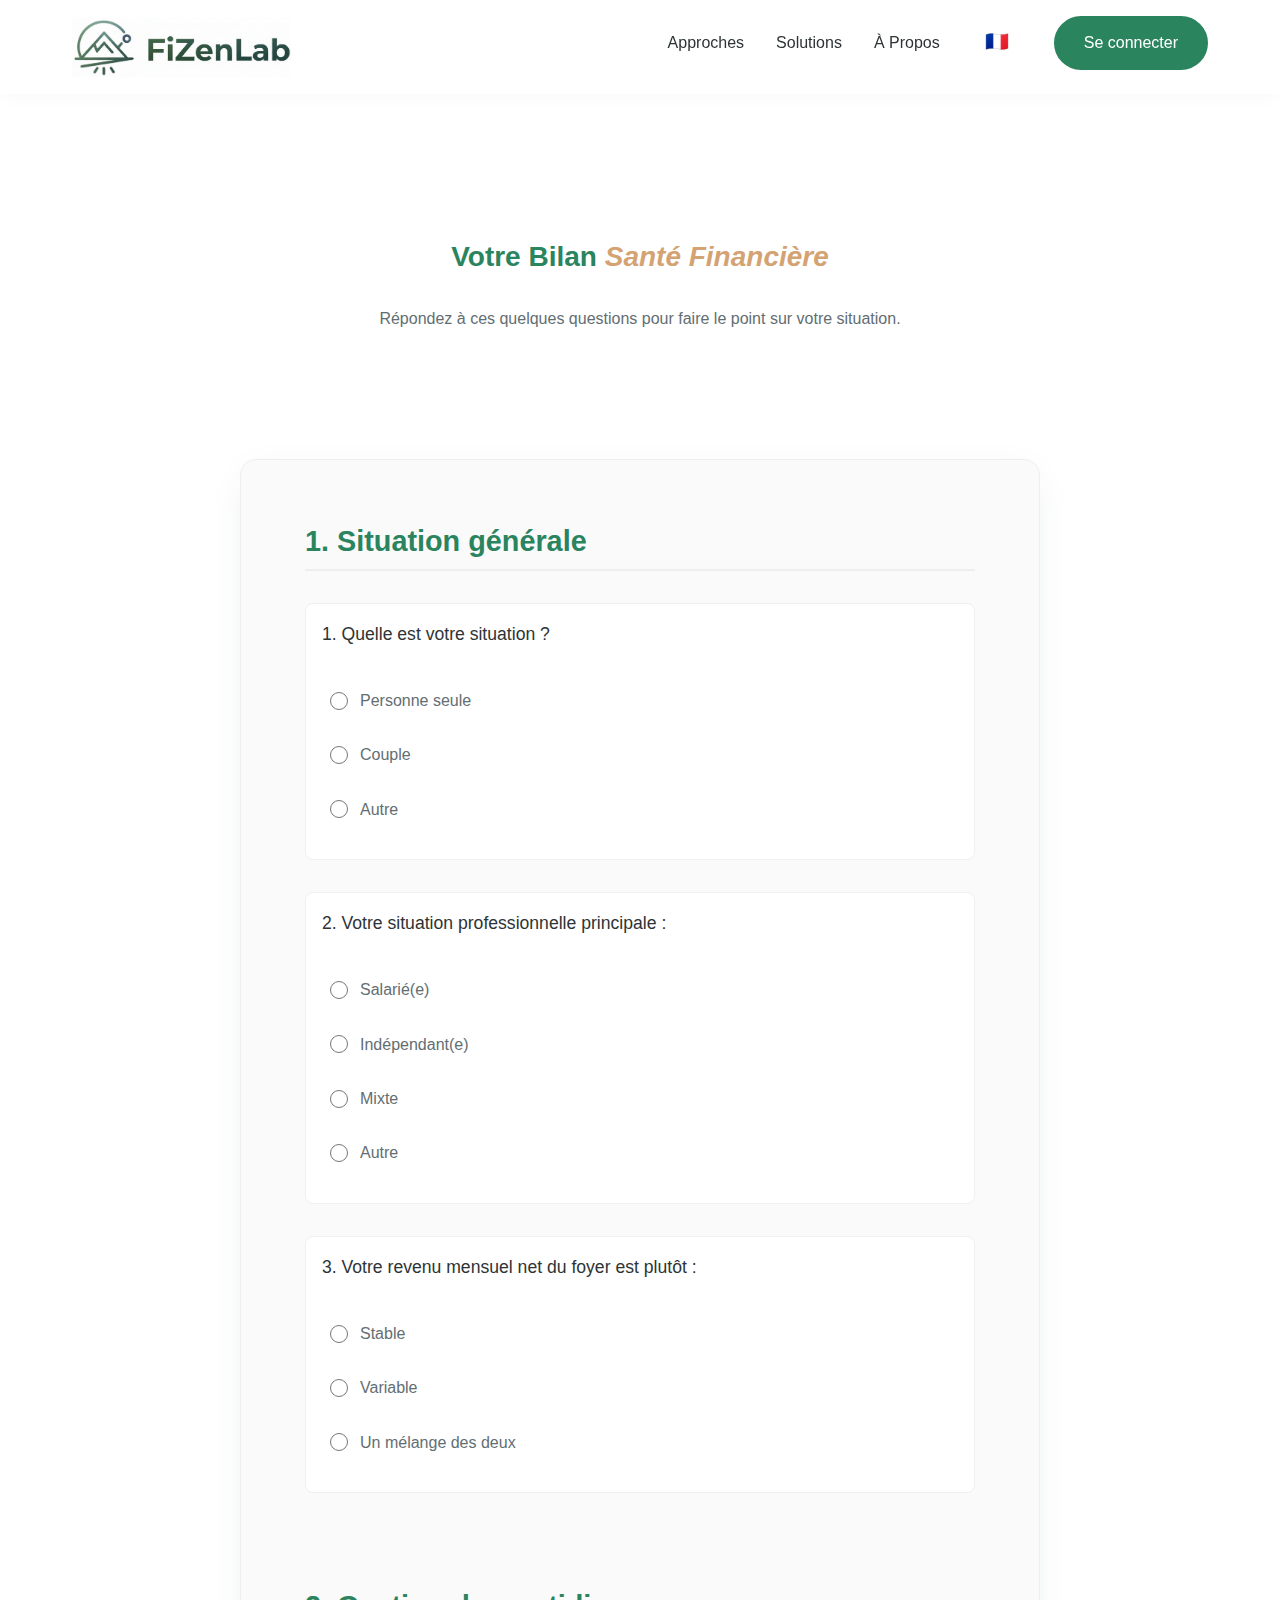
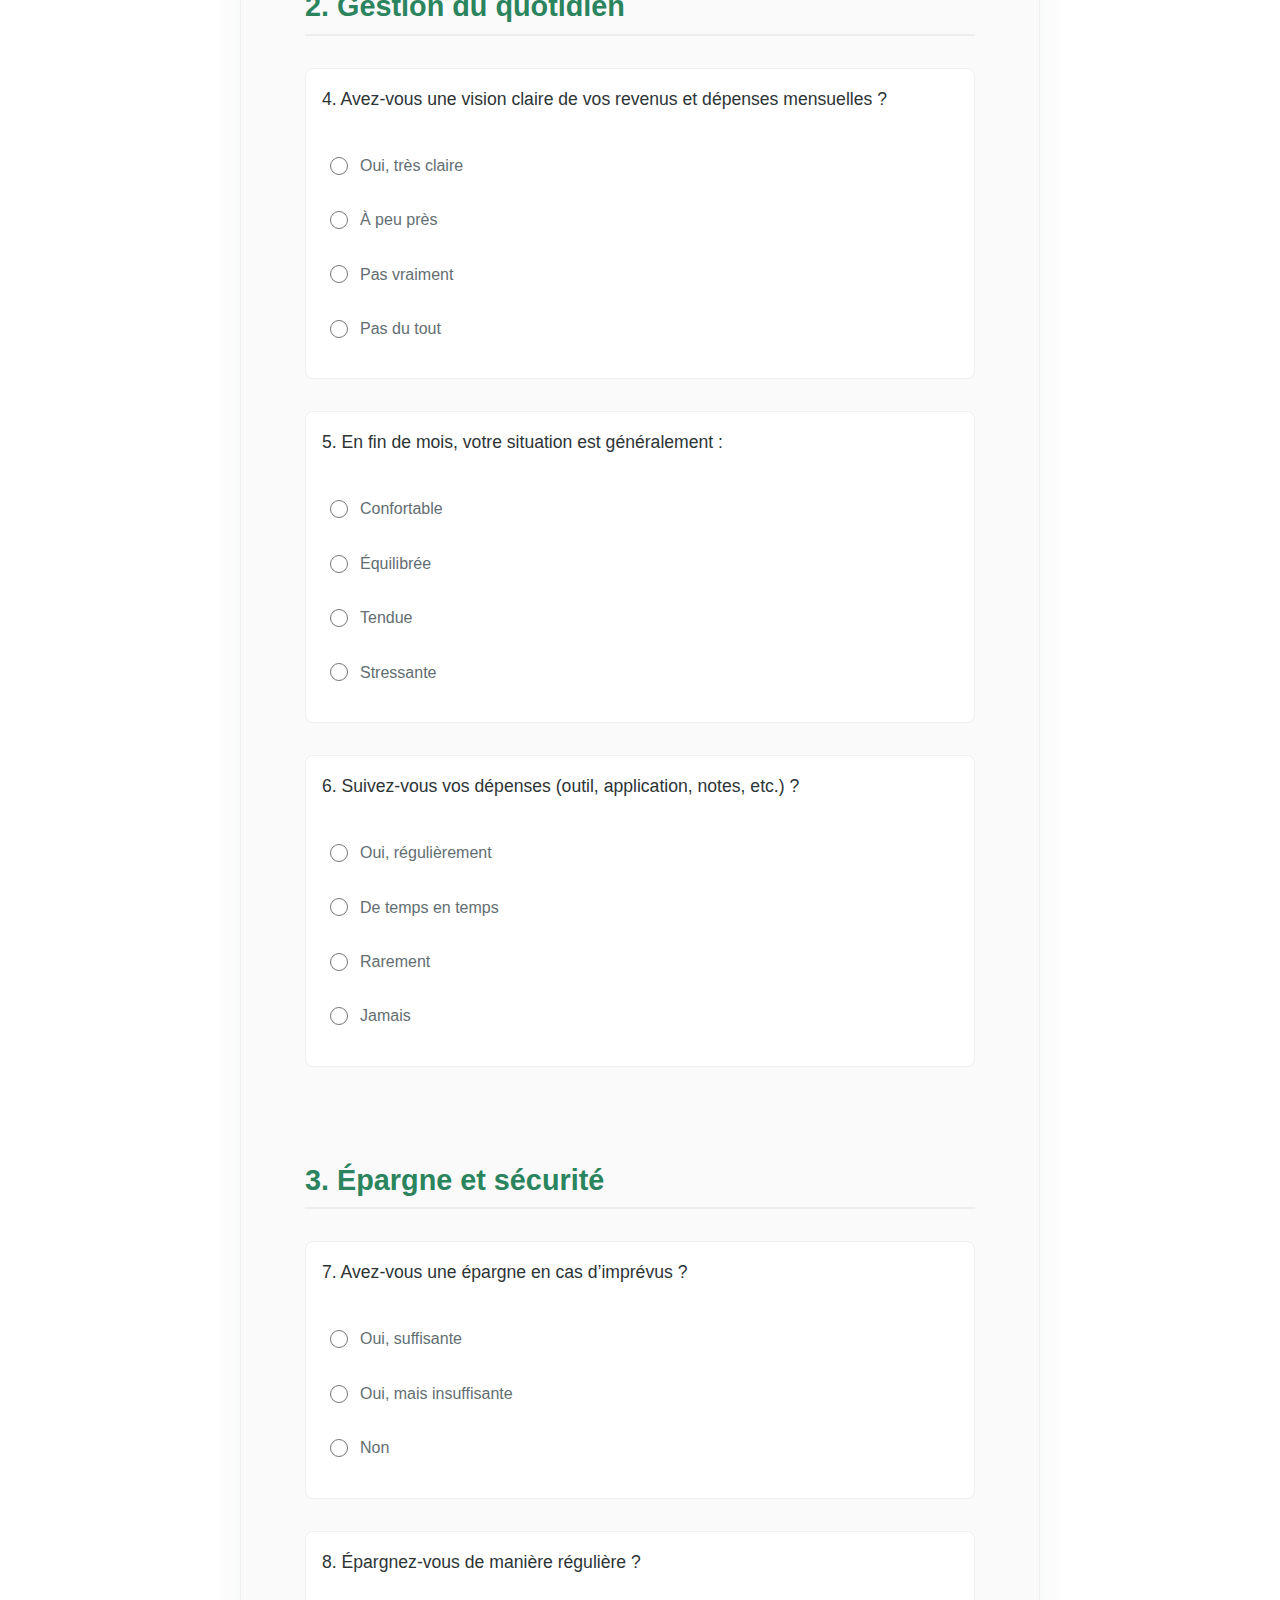
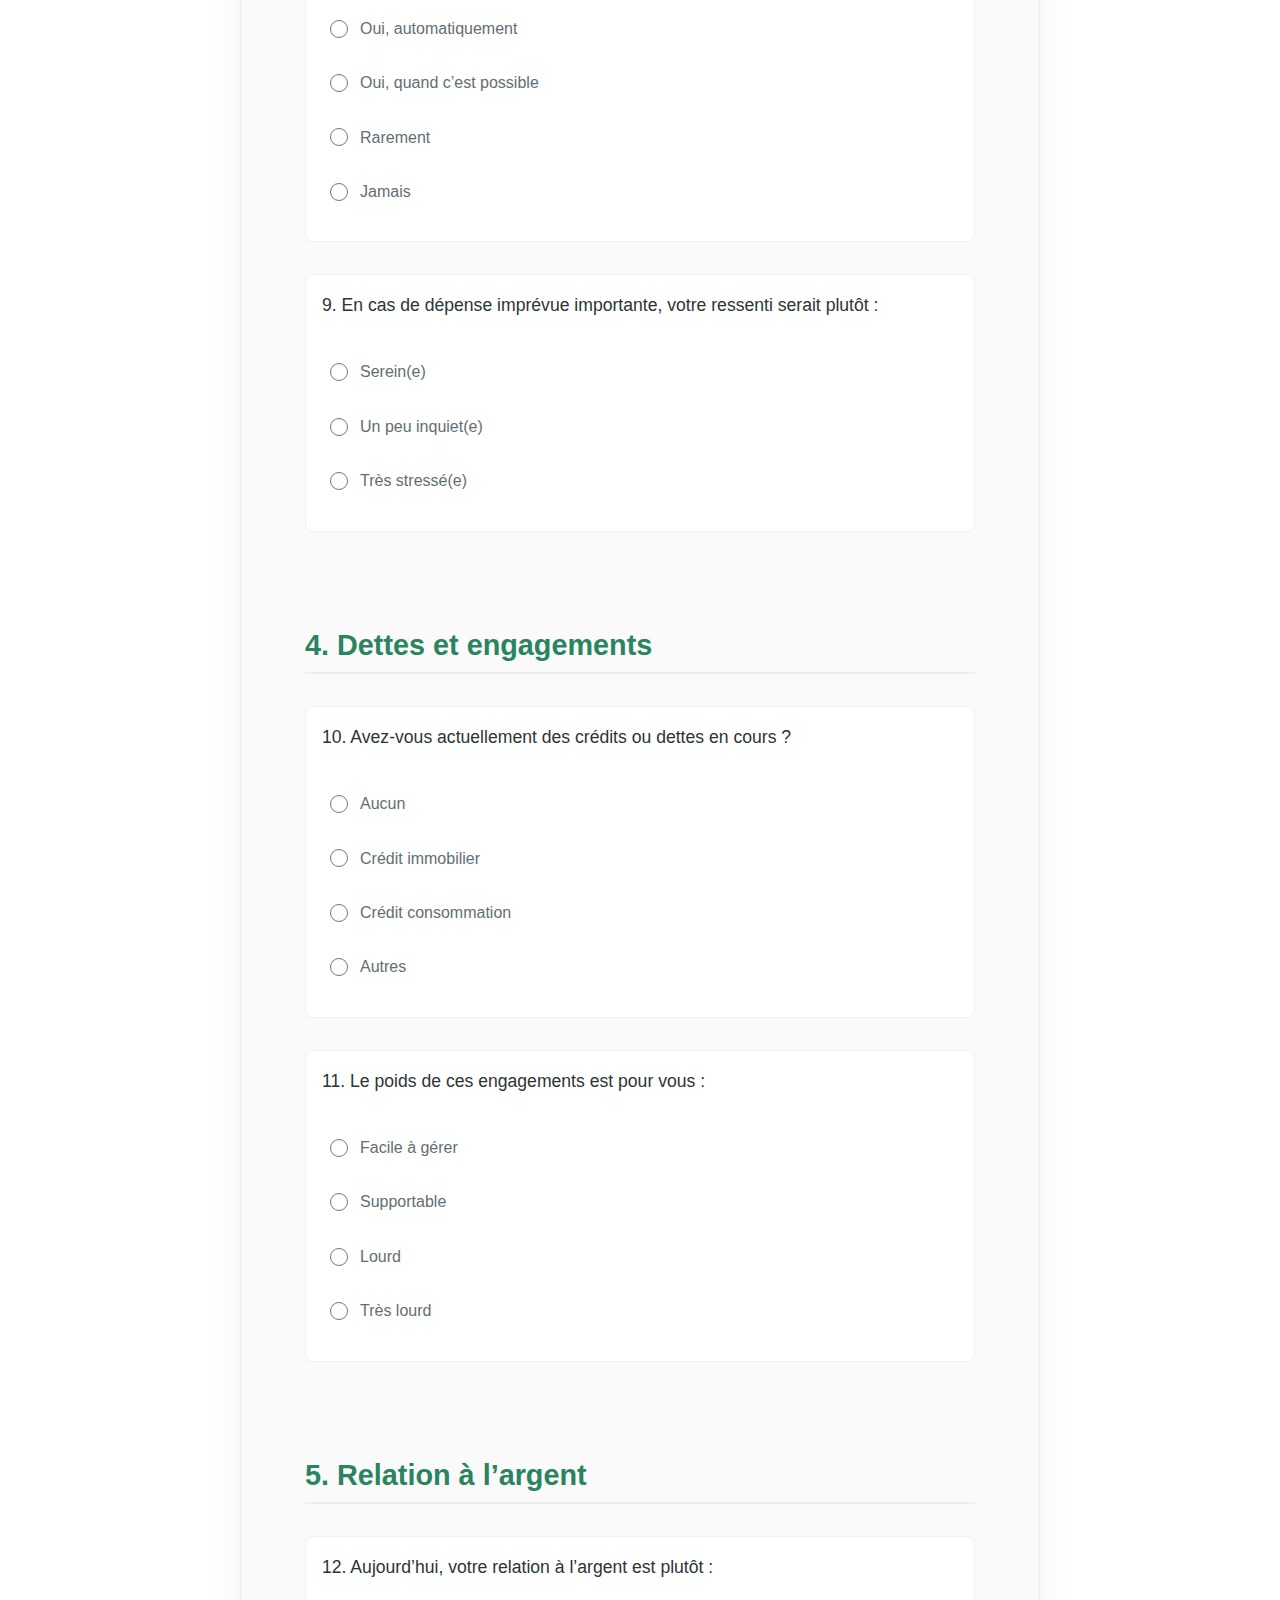
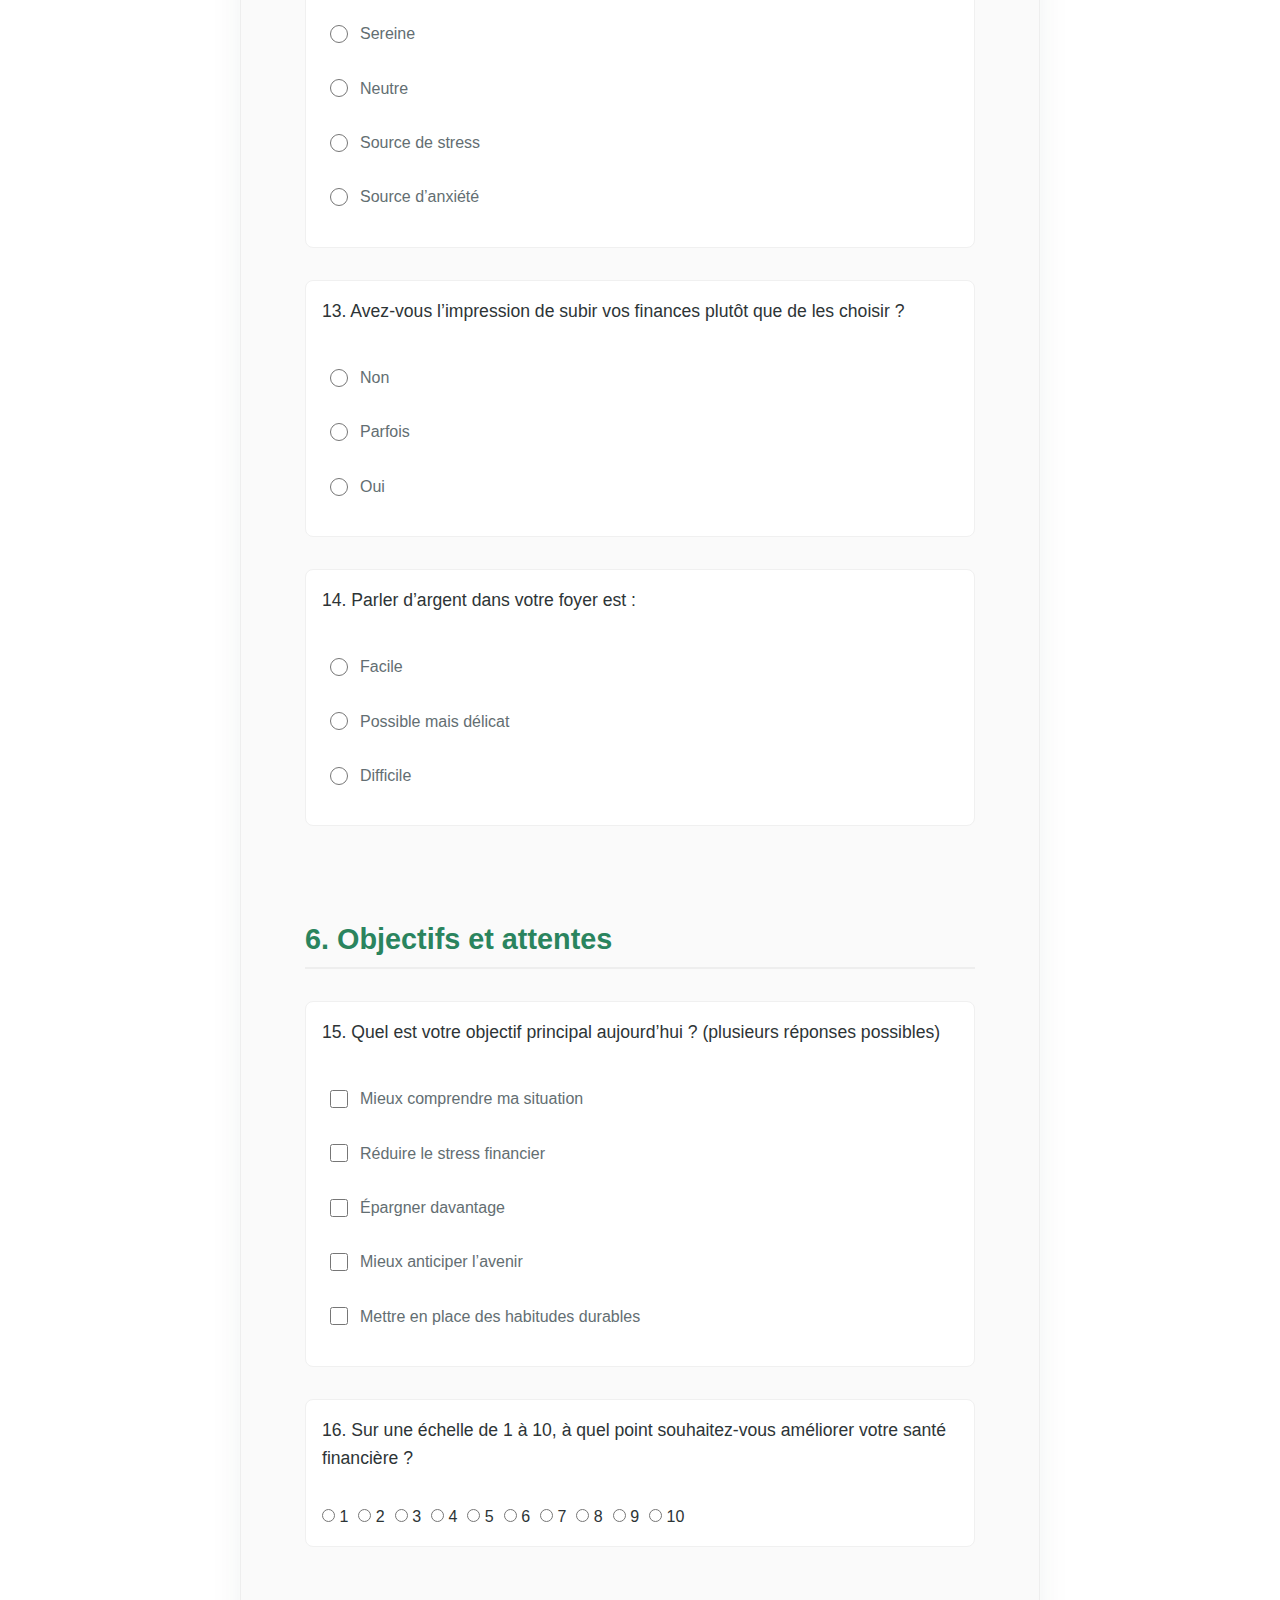
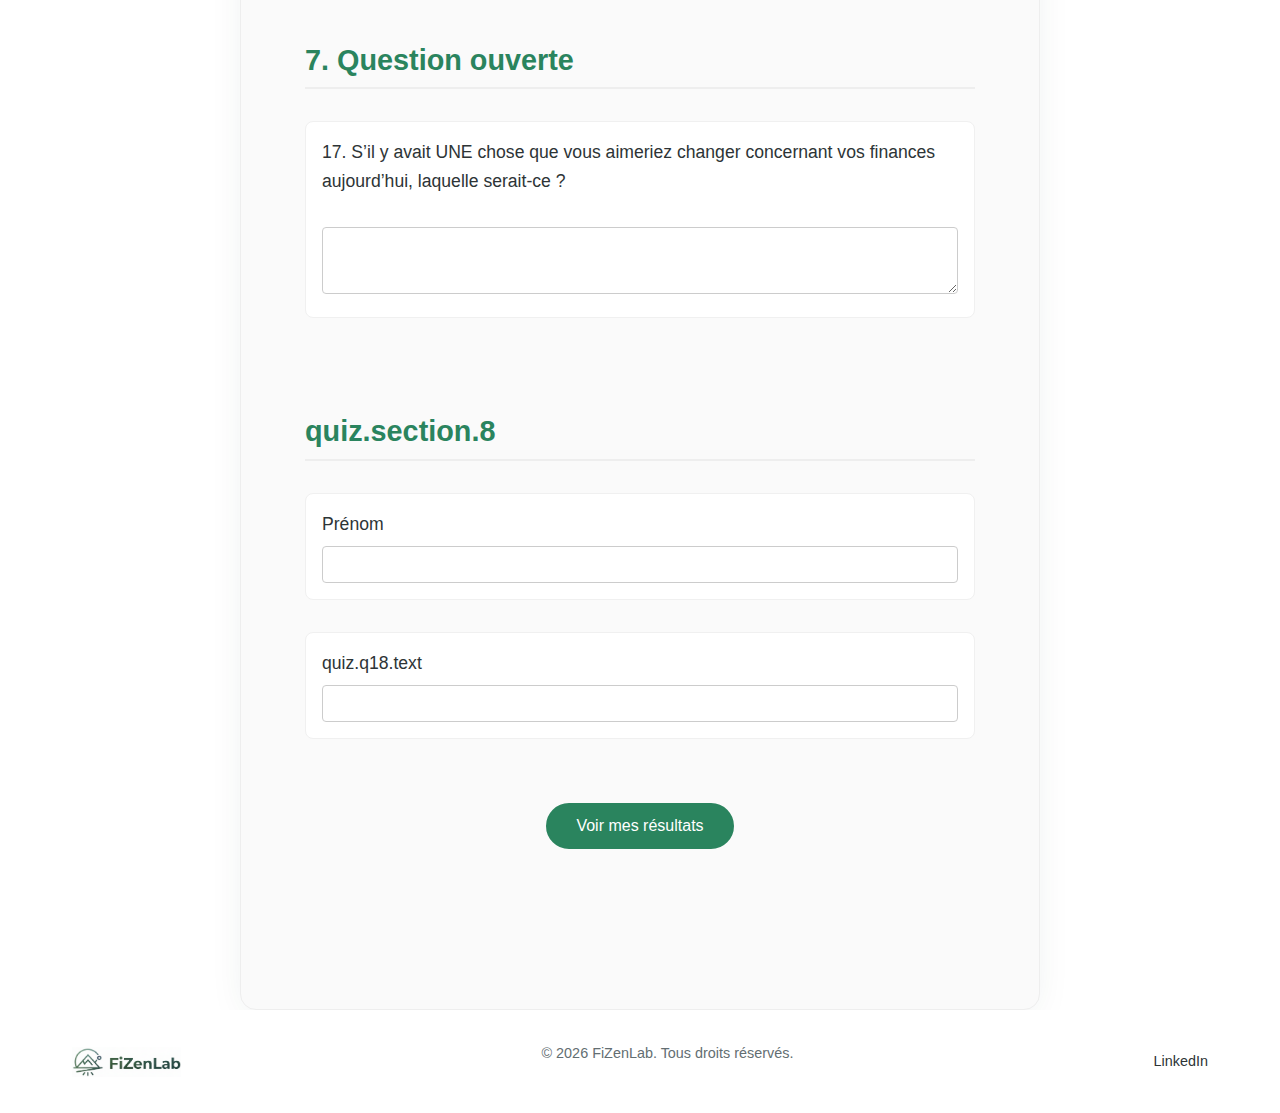
<file: docs/questionnaire.html>
<!DOCTYPE html>
<html lang="fr">

<head>
    <meta charset="UTF-8">
    <meta name="viewport" content="width=device-width, initial-scale=1.0">
    <title>Questionnaire Santé Financière - FiZenLab</title>
    <meta name="description" content="Évaluez votre santé financière en quelques minutes.">

    <!-- Fonts -->
    <link href="https://api.fontshare.com/v2/css?f[]=satoshi@300,400,500,700&display=swap" rel="stylesheet">

    <link rel="stylesheet" href="style.css">
    <!-- Inline styles for questionnaire specific layout to be moved to css later if needed or kept simple -->

    <!-- SEO & Icons -->
    <link rel="icon" type="image/svg+xml"
        href="data:image/svg+xml,<svg xmlns='http://www.w3.org/2000/svg' viewBox='0 0 100 100'><text y='.9em' font-size='90'>🌿</text></svg>">
</head>

<body>
    <header class="header">
        <div class="container header-container">
            <a href="index.html" class="logo">
                <img src="images/Logo Brand1.png" alt="FiZenLab Logo" class="logo-image">
            </a>

            <nav class="nav">
                <ul class="nav-list">
                    <li><a href="index.html#Approches" class="nav-link" data-i18n="nav.approches">Approches</a></li>
                    <li><a href="index.html#solutions" class="nav-link" data-i18n="nav.solutions">Solutions</a></li>
                    <li><a href="index.html#a-propos" class="nav-link" data-i18n="nav.apropos">À Propos</a></li>

                    <!-- Language Switcher -->
                    <li class="lang-switcher">
                        <span class="current-lang" id="currentLang">🇫🇷</span>
                        <div class="lang-dropdown">
                            <div class="lang-option" onclick="setLanguage('fr')">🇫🇷</div>
                            <div class="lang-option" onclick="setLanguage('en')">🇺🇸</div>
                        </div>
                    </li>

                    <li><a href="index.html#login" class="btn btn-primary btn-block" data-i18n="nav.login">Se
                            connecter</a></li>
                </ul>
            </nav>

            <button class="mobile-menu-btn" aria-label="Menu principal">
                <span class="bar"></span>
                <span class="bar"></span>
                <span class="bar"></span>
            </button>
        </div>
    </header>

    <main>
        <section class="questionnaire-hero">
            <div class="container">
                <h1 class="hero-title" style="color: var(--color-primary); margin-top: 100px;">
                    <span data-i18n="quiz.hero.title">Ton Bilan</span> <span class="accent-text"
                        data-i18n="quiz.hero.title.accent">Santé Financière</span>
                </h1>
                <p class="hero-subtitle" style="color: var(--color-text-light);" data-i18n="quiz.hero.subtitle">Réponds
                    à ces quelques questions pour
                    faire le point sur ton situation.</p>
            </div>
        </section>

        <section class="questionnaire-content">
            <div class="container">
                <form id="financial-health-form" class="quiz-form">

                    <!-- Section 1 -->
                    <div class="quiz-section">
                        <h2 data-i18n="quiz.section.1">1. Situation générale</h2>

                        <div class="question-group">
                            <p class="question-text" data-i18n="quiz.q1.text">1. Quelle est ta situation ?</p>
                            <label class="option-label"><input type="radio" name="q1" value="seule"><span
                                    data-i18n="quiz.q1.o1"> Personne
                                    seule</span></label>
                            <label class="option-label"><input type="radio" name="q1" value="couple"><span
                                    data-i18n="quiz.q1.o2"> Couple</span></label>
                            <label class="option-label"><input type="radio" name="q1" value="autre"><span
                                    data-i18n="quiz.q1.o3"> Autre</span></label>
                        </div>

                        <div class="question-group">
                            <p class="question-text" data-i18n="quiz.q2.text">2. Ta situation professionnelle
                                principale :</p>
                            <label class="option-label"><input type="radio" name="q2" value="salarie"><span
                                    data-i18n="quiz.q2.o1">
                                    Salarié(e)</span></label>
                            <label class="option-label"><input type="radio" name="q2" value="independant"><span
                                    data-i18n="quiz.q2.o2">
                                    Indépendant(e)</span></label>
                            <label class="option-label"><input type="radio" name="q2" value="mixte"><span
                                    data-i18n="quiz.q2.o3"> Mixte</span></label>
                            <label class="option-label"><input type="radio" name="q2" value="autre"><span
                                    data-i18n="quiz.q2.o4"> Autre</span></label>
                        </div>

                        <div class="question-group">
                            <p class="question-text" data-i18n="quiz.q3.text">3. Ton revenu mensuel net du foyer est
                                plutôt :</p>
                            <label class="option-label"><input type="radio" name="q3" value="stable"><span
                                    data-i18n="quiz.q3.o1"> Stable</span></label>
                            <label class="option-label"><input type="radio" name="q3" value="variable"><span
                                    data-i18n="quiz.q3.o2"> Variable</span></label>
                            <label class="option-label"><input type="radio" name="q3" value="melange"><span
                                    data-i18n="quiz.q3.o3"> Un mélange des
                                    deux</span></label>
                        </div>
                    </div>

                    <!-- Section 2 -->
                    <div class="quiz-section">
                        <h2 data-i18n="quiz.section.2">2. Gestion du quotidien</h2>

                        <div class="question-group">
                            <p class="question-text" data-i18n="quiz.q4.text">4. As-tu une vision claire de tes
                                revenus et dépenses
                                mensuelles ?</p>
                            <label class="option-label"><input type="radio" name="q4" value="tres_claire"
                                    data-score="3"> <span data-i18n="quiz.q4.o1">Oui, très
                                    claire</span></label>
                            <label class="option-label"><input type="radio" name="q4" value="a_peu_pres" data-score="2">
                                <span data-i18n="quiz.q4.o2">À peu
                                    près</span></label>
                            <label class="option-label"><input type="radio" name="q4" value="pas_vraiment"
                                    data-score="1"> <span data-i18n="quiz.q4.o3">Pas
                                    vraiment</span></label>
                            <label class="option-label"><input type="radio" name="q4" value="pas_du_tout"
                                    data-score="0"> <span data-i18n="quiz.q4.o4">Pas du
                                    tout</span></label>
                        </div>

                        <div class="question-group">
                            <p class="question-text" data-i18n="quiz.q5.text">5. En fin de mois, ta situation est
                                généralement :</p>
                            <label class="option-label"><input type="radio" name="q5" value="confortable"
                                    data-score="3">
                                <span data-i18n="quiz.q5.o1">Confortable</span></label>
                            <label class="option-label"><input type="radio" name="q5" value="equilibree" data-score="2">
                                <span data-i18n="quiz.q5.o2">Équilibrée</span></label>
                            <label class="option-label"><input type="radio" name="q5" value="tendue" data-score="1">
                                <span data-i18n="quiz.q5.o3">Tendue</span></label>
                            <label class="option-label"><input type="radio" name="q5" value="stressante" data-score="0">
                                <span data-i18n="quiz.q5.o4">Stressante</span></label>
                        </div>

                        <div class="question-group">
                            <p class="question-text" data-i18n="quiz.q6.text">6. Suis-tu tes dépenses (outil,
                                application, notes, etc.) ?</p>
                            <label class="option-label"><input type="radio" name="q6" value="regulierement"
                                    data-score="3"> <span data-i18n="quiz.q6.o1">Oui,
                                    régulièrement</span></label>
                            <label class="option-label"><input type="radio" name="q6" value="temps_en_temps"
                                    data-score="2"> <span data-i18n="quiz.q6.o2">De temps
                                    en temps</span></label>
                            <label class="option-label"><input type="radio" name="q6" value="rarement" data-score="1">
                                <span data-i18n="quiz.q6.o3">Rarement</span></label>
                            <label class="option-label"><input type="radio" name="q6" value="jamais" data-score="0">
                                <span data-i18n="quiz.q6.o4">Jamais</span></label>
                        </div>
                    </div>

                    <!-- Section 3 -->
                    <div class="quiz-section">
                        <h2 data-i18n="quiz.section.3">3. Épargne et sécurité</h2>

                        <div class="question-group">
                            <p class="question-text" data-i18n="quiz.q7.text">7. As-tu une épargne en cas d’imprévus
                                ?</p>
                            <label class="option-label"><input type="radio" name="q7" value="oui_suffisante"
                                    data-score="3"> <span data-i18n="quiz.q7.o1">Oui, suffisante</span></label>
                            <label class="option-label"><input type="radio" name="q7" value="oui_insuffisante"
                                    data-score="2"> <span data-i18n="quiz.q7.o2">Oui, mais insuffisante</span></label>
                            <label class="option-label"><input type="radio" name="q7" value="non" data-score="0">
                                <span data-i18n="quiz.q7.o3">Non</span></label>
                        </div>

                        <div class="question-group">
                            <p class="question-text" data-i18n="quiz.q8.text">8. Épargnes-tu de manière régulière ?
                            </p>
                            <label class="option-label"><input type="radio" name="q8" value="oui_auto" data-score="3">
                                <span data-i18n="quiz.q8.o1">Oui, automatiquement</span></label>
                            <label class="option-label"><input type="radio" name="q8" value="oui_possible"
                                    data-score="2"> <span data-i18n="quiz.q8.o2">Oui, quand c’est
                                    possible</span></label>
                            <label class="option-label"><input type="radio" name="q8" value="rarement" data-score="1">
                                <span data-i18n="quiz.q8.o3">Rarement</span></label>
                            <label class="option-label"><input type="radio" name="q8" value="jamais" data-score="0">
                                <span data-i18n="quiz.q8.o4">Jamais</span></label>
                        </div>

                        <div class="question-group">
                            <p class="question-text" data-i18n="quiz.q9.text">9. En cas de dépense imprévue importante,
                                tu te sentirais plutôt :</p>
                            <label class="option-label"><input type="radio" name="q9" value="serein" data-score="3">
                                <span data-i18n="quiz.q9.o1">Serein(e)</span></label>
                            <label class="option-label"><input type="radio" name="q9" value="inquiet" data-score="2">
                                <span data-i18n="quiz.q9.o2">Un peu inquiet(e)</span></label>
                            <label class="option-label"><input type="radio" name="q9" value="stresse" data-score="0">
                                <span data-i18n="quiz.q9.o3">Très stressé(e)</span></label>
                        </div>
                    </div>

                    <!-- Section 4 -->
                    <div class="quiz-section">
                        <h2 data-i18n="quiz.section.4">4. Dettes et engagements</h2>

                        <div class="question-group">
                            <p class="question-text" data-i18n="quiz.q10.text">10. As-tu actuellement des crédits ou
                                dettes en cours ?</p>
                            <label class="option-label"><input type="radio" name="q10" value="aucun"> <span
                                    data-i18n="quiz.q10.o1">Aucun</span></label>
                            <label class="option-label"><input type="radio" name="q10" value="immo"> <span
                                    data-i18n="quiz.q10.o2">Crédit
                                    immobilier</span></label>
                            <label class="option-label"><input type="radio" name="q10" value="conso"> <span
                                    data-i18n="quiz.q10.o3">Crédit
                                    consommation</span></label>
                            <label class="option-label"><input type="radio" name="q10" value="autres"> <span
                                    data-i18n="quiz.q10.o4">Autres</span></label>
                        </div>

                        <div class="question-group">
                            <p class="question-text" data-i18n="quiz.q11.text">11. Le poids de ces engagements est pour
                                toi :</p>
                            <label class="option-label"><input type="radio" name="q11" value="facile" data-score="3">
                                <span data-i18n="quiz.q11.o1">Facile à gérer</span></label>
                            <label class="option-label"><input type="radio" name="q11" value="supportable"
                                    data-score="2"> <span data-i18n="quiz.q11.o2">Supportable</span></label>
                            <label class="option-label"><input type="radio" name="q11" value="lourd" data-score="1">
                                <span data-i18n="quiz.q11.o3">Lourd</span></label>
                            <label class="option-label"><input type="radio" name="q11" value="tres_lourd"
                                    data-score="0"> <span data-i18n="quiz.q11.o4">Très lourd</span></label>
                        </div>
                    </div>

                    <!-- Section 5 -->
                    <div class="quiz-section">
                        <h2 data-i18n="quiz.section.5">5. Relation à l’argent</h2>

                        <div class="question-group">
                            <p class="question-text" data-i18n="quiz.q12.text">12. Aujourd’hui, ta relation à l’argent
                                est plutôt :</p>
                            <label class="option-label"><input type="radio" name="q12" value="sereine" data-score="3">
                                <span data-i18n="quiz.q12.o1">Sereine</span></label>
                            <label class="option-label"><input type="radio" name="q12" value="neutre" data-score="2">
                                <span data-i18n="quiz.q12.o2">Neutre</span></label>
                            <label class="option-label"><input type="radio" name="q12" value="stress" data-score="1">
                                <span data-i18n="quiz.q12.o3">Source de stress</span></label>
                            <label class="option-label"><input type="radio" name="q12" value="anxiete" data-score="0">
                                <span data-i18n="quiz.q12.o4">Source d’anxiété</span></label>
                        </div>

                        <div class="question-group">
                            <p class="question-text" data-i18n="quiz.q13.text">13. As-tu l’impression de subir ta
                                gestion des
                                finances?</p>
                            <label class="option-label"><input type="radio" name="q13" value="non" data-score="3">
                                <span data-i18n="quiz.q13.o1">Non</span></label>
                            <label class="option-label"><input type="radio" name="q13" value="parfois" data-score="2">
                                <span data-i18n="quiz.q13.o2">Parfois</span></label>
                            <label class="option-label"><input type="radio" name="q13" value="oui" data-score="0">
                                <span data-i18n="quiz.q13.o3">Oui</span></label>
                        </div>

                        <div class="question-group">
                            <p class="question-text" data-i18n="quiz.q14.text">14. Parler d’argent dans ta famille est
                                :</p>
                            <label class="option-label"><input type="radio" name="q14" value="facile" data-score="3">
                                <span data-i18n="quiz.q14.o1">Facile</span></label>
                            <label class="option-label"><input type="radio" name="q14" value="delicat" data-score="2">
                                <span data-i18n="quiz.q14.o2">Possible mais délicat</span></label>
                            <label class="option-label"><input type="radio" name="q14" value="difficile" data-score="0">
                                <span data-i18n="quiz.q14.o3">Difficile</span></label>
                        </div>
                    </div>

                    <!-- Section 6 -->
                    <div class="quiz-section">
                        <h2 data-i18n="quiz.section.6">6. Objectifs et attentes</h2>

                        <div class="question-group">
                            <p class="question-text" data-i18n="quiz.q15.text">15. Quel est ton objectif principal
                                aujourd’hui ? (plusieurs réponses possibles)</p>
                            <label class="option-label"><input type="checkbox" name="q15" value="comprendre"> <span
                                    data-i18n="quiz.q15.o1"> Mieux
                                    comprendre ma situation</span></label>
                            <label class="option-label"><input type="checkbox" name="q15" value="reduire_stress">
                                <span data-i18n="quiz.q15.o2"> Réduire le stress financier</span></label>
                            <label class="option-label"><input type="checkbox" name="q15" value="epargner"> <span
                                    data-i18n="quiz.q15.o3"> Épargner
                                    davantage</span></label>
                            <label class="option-label"><input type="checkbox" name="q15" value="anticiper"> <span
                                    data-i18n="quiz.q15.o4"> Mieux
                                    anticiper l’avenir</span></label>
                            <label class="option-label"><input type="checkbox" name="q15" value="habitudes"> <span
                                    data-i18n="quiz.q15.o5"> Mettre en
                                    place des habitudes durables</span></label>
                        </div>

                        <div class="question-group">
                            <p class="question-text" data-i18n="quiz.q16.text">16. Sur une échelle de 1 à 10, à quel
                                point souhaites-tu améliorer ta santé financière ?</p>
                            <div class="scale-options" style="display: flex; gap: 10px; flex-wrap: wrap;">
                                <label class="scale-label"><input type="radio" name="q16" value="1" data-score="0">
                                    1</label>
                                <label class="scale-label"><input type="radio" name="q16" value="2" data-score="0">
                                    2</label>
                                <label class="scale-label"><input type="radio" name="q16" value="3" data-score="0">
                                    3</label>
                                <label class="scale-label"><input type="radio" name="q16" value="4" data-score="1">
                                    4</label>
                                <label class="scale-label"><input type="radio" name="q16" value="5" data-score="1">
                                    5</label>
                                <label class="scale-label"><input type="radio" name="q16" value="6" data-score="2">
                                    6</label>
                                <label class="scale-label"><input type="radio" name="q16" value="7" data-score="2">
                                    7</label>
                                <label class="scale-label"><input type="radio" name="q16" value="8" data-score="3">
                                    8</label>
                                <label class="scale-label"><input type="radio" name="q16" value="9" data-score="3">
                                    9</label>
                                <label class="scale-label"><input type="radio" name="q16" value="10" data-score="3">
                                    10</label>
                            </div>
                        </div>
                    </div>

                    <!-- Section 7 -->
                    <div class="quiz-section">
                        <h2 data-i18n="quiz.section.7">7. Question ouverte</h2>
                        <div class="question-group">
                            <p class="question-text" data-i18n="quiz.q17.text">17. S’il y avait UNE chose que tu
                                aimerais changer concernant tes finances aujourd’hui, laquelle serait-ce ?</p>
                            <textarea name="q17" rows="3"
                                style="width: 100%; padding: 10px; border-radius: 4px; border: 1px solid #ccc;"></textarea>
                        </div>
                    </div>

                    <!-- Section 8: Contact -->
                    <div class="quiz-section">
                        <h2 data-i18n="quiz.section.8">8. Pour mes stats uniquement (facultatif)</h2>
                        <div class="question-group">
                            <label class="question-text" for="visitor_name" data-i18n="contact.form.name">Prénom</label>
                            <input type="text" id="visitor_name" name="visitor_name"
                                style="width: 100%; padding: 10px; border-radius: 4px; border: 1px solid #ccc; margin-top: 8px;">
                        </div>
                        <div class="question-group">
                            <label for="visitor_age_group" class="question-text" data-i18n="quiz.q18.text">Votre
                                âge</label>
                            <input type="number" min="16" max="100" id="visitor_age_group" name="visitor_age_group"
                                style="width: 100%; padding: 10px; border-radius: 4px; border: 1px solid #ccc; margin-top: 8px;">
                        </div>

                        <div class="form-actions">
                            <button type="submit" class="btn btn-primary" data-i18n="quiz.btn.submit">Voir mes
                                résultats</button>
                        </div>
                    </div>
                </form>
            </div>
        </section>
    </main>

    <footer class="footer">
        <div class="container footer-content">
            <div class="footer-logo">
                <img src="images/Logo Brand1.png" alt="FiZenLab Logo" class="logo-image footer-img">
            </div>
            <p class="copyright" data-i18n="footer.rights">© 2026 FiZenLab. Tous droits réservés.</p>
            <div class="social-links">
                <a href="#" data-i18n="footer.linkedin">LinkedIn</a>
            </div>
        </div>
    </footer>

    <script src="script.js"></script> <!-- Reusing for mobile menu -->
    <script src="translations.js"></script>
    <script src="questionnaire.js"></script>
</body>

</html>
</file>
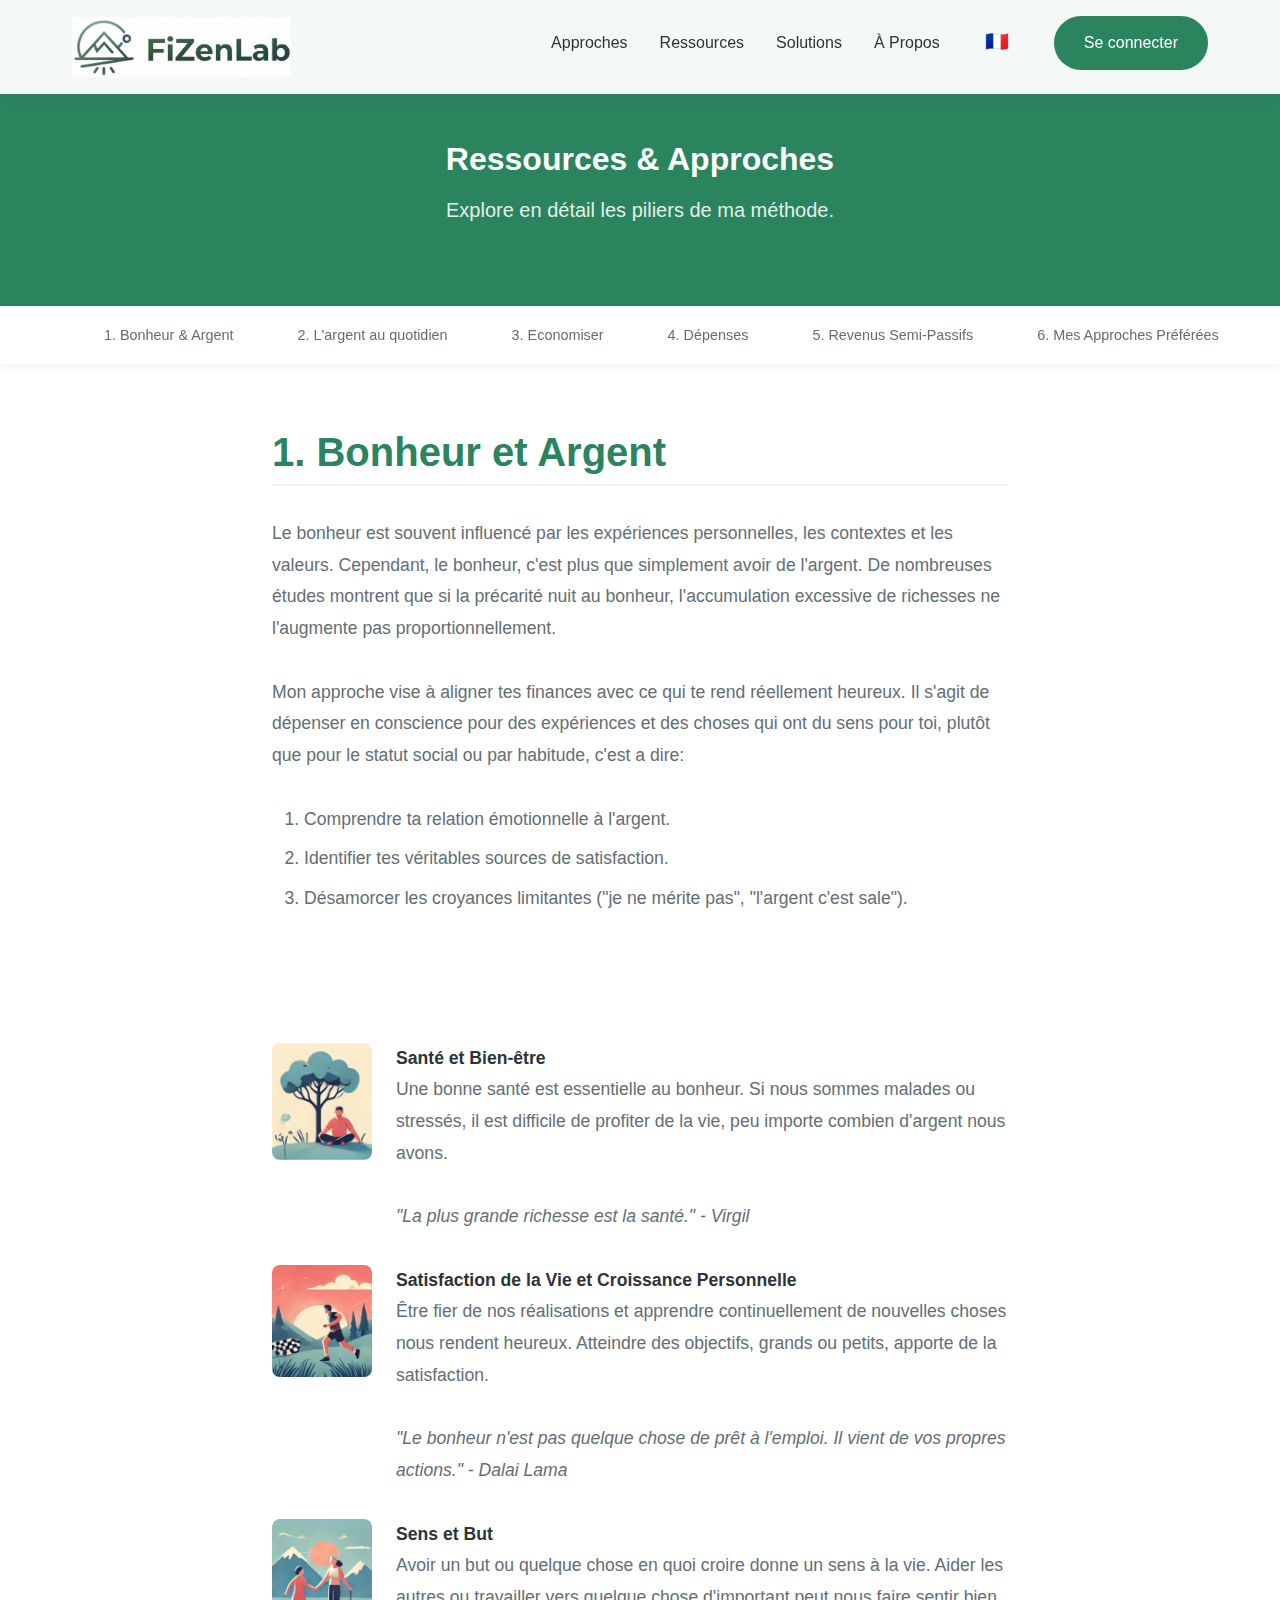
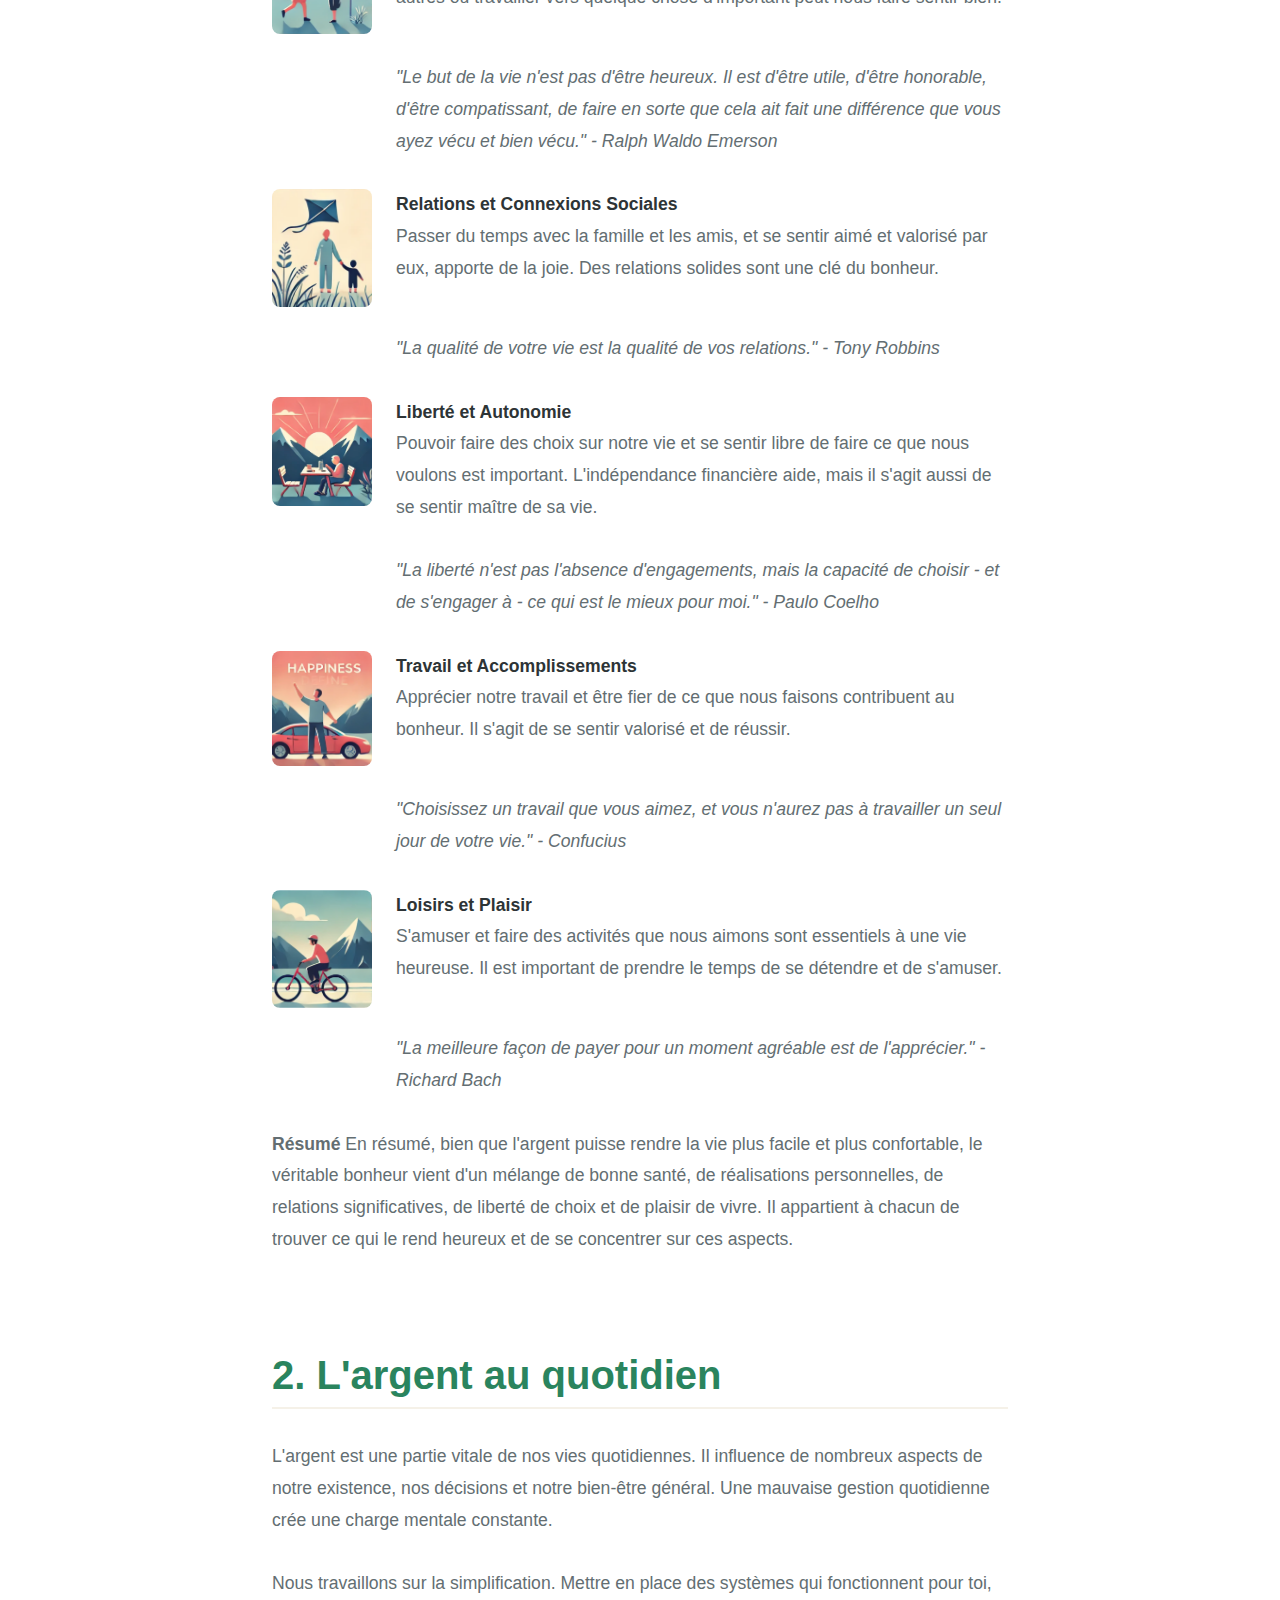
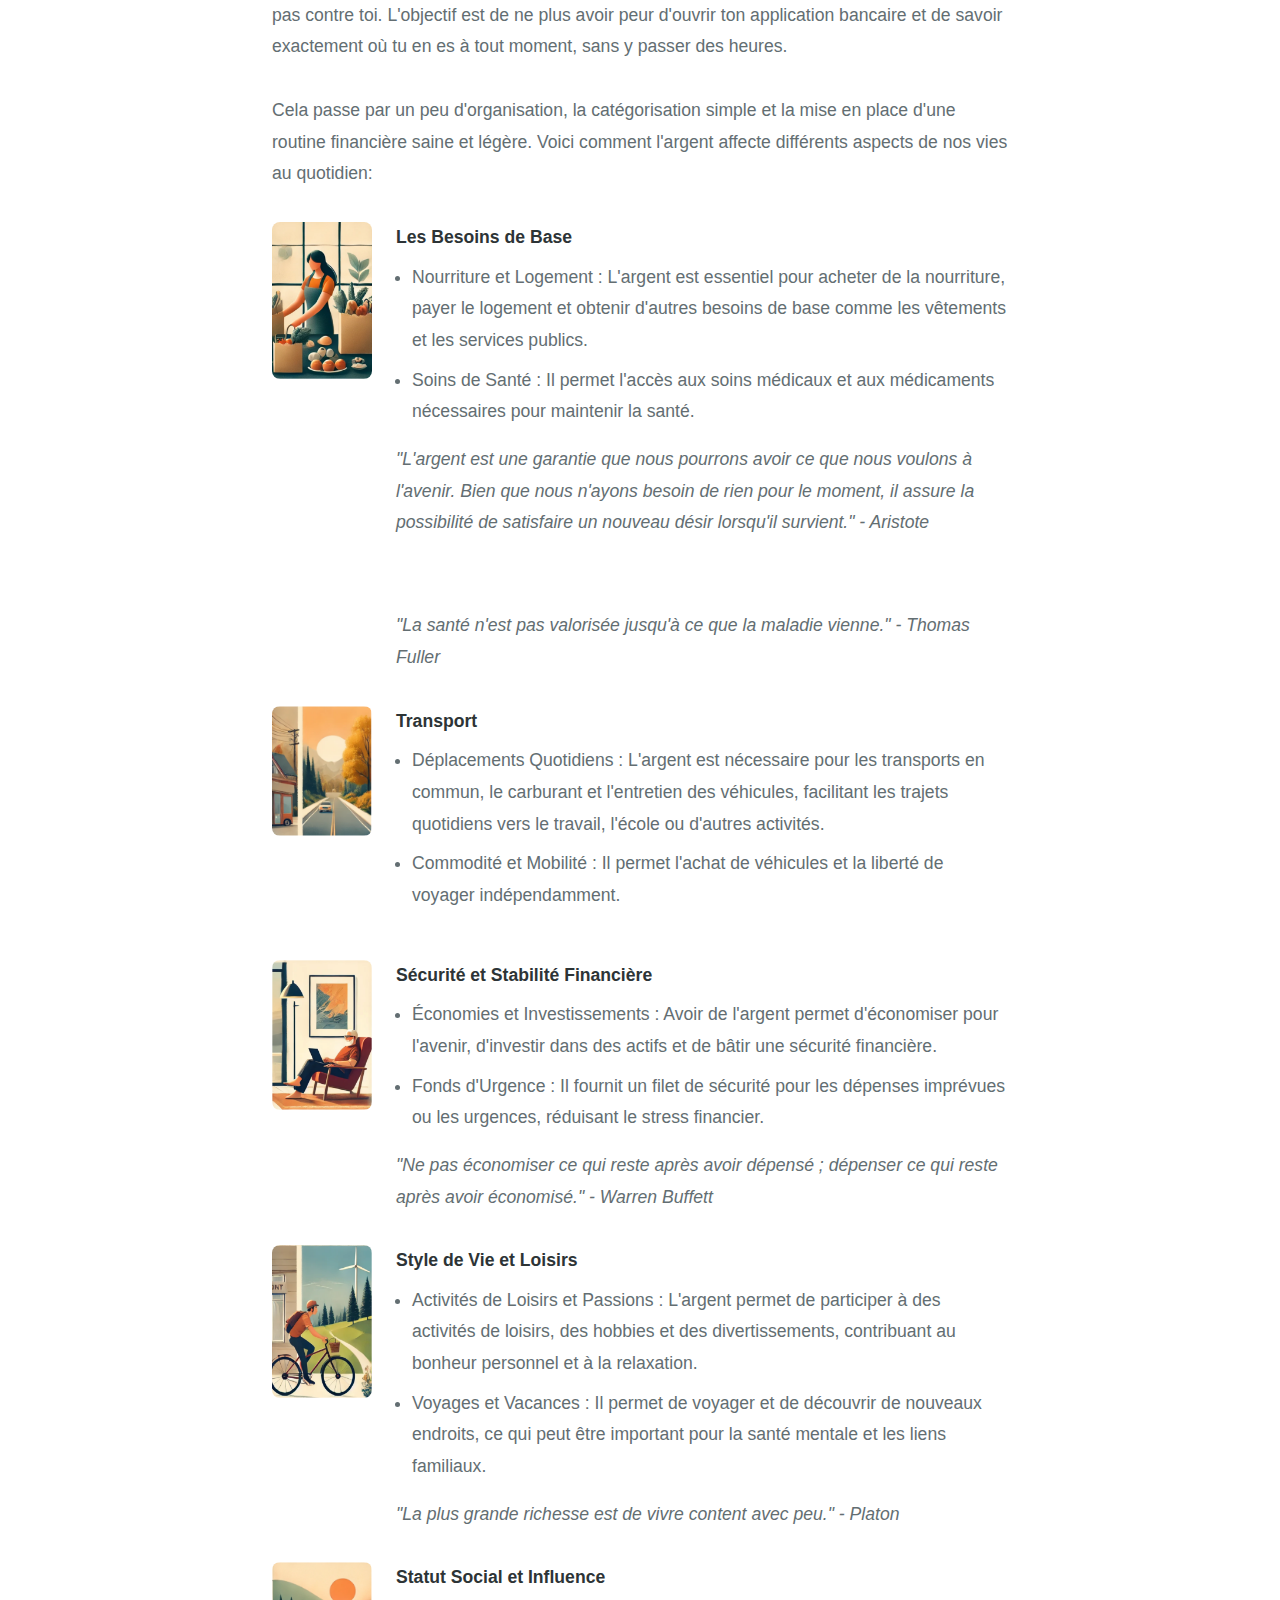
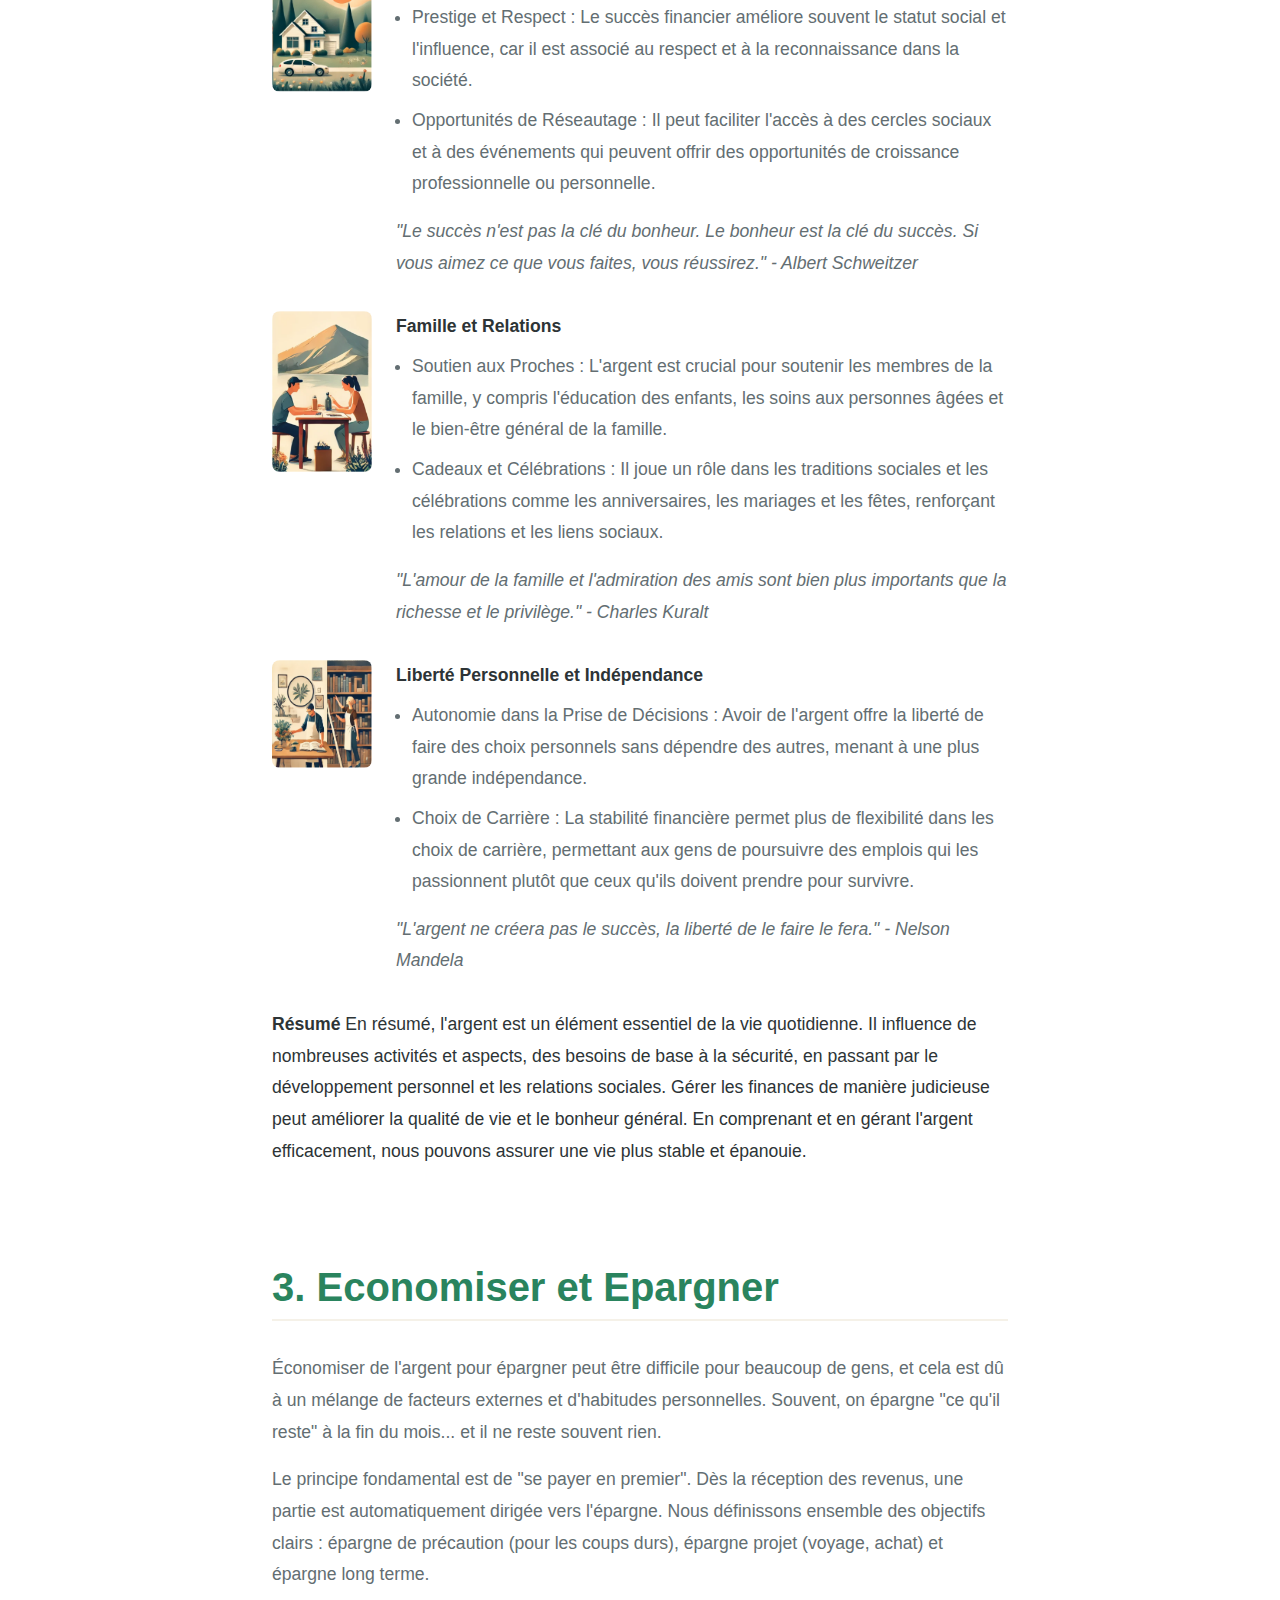
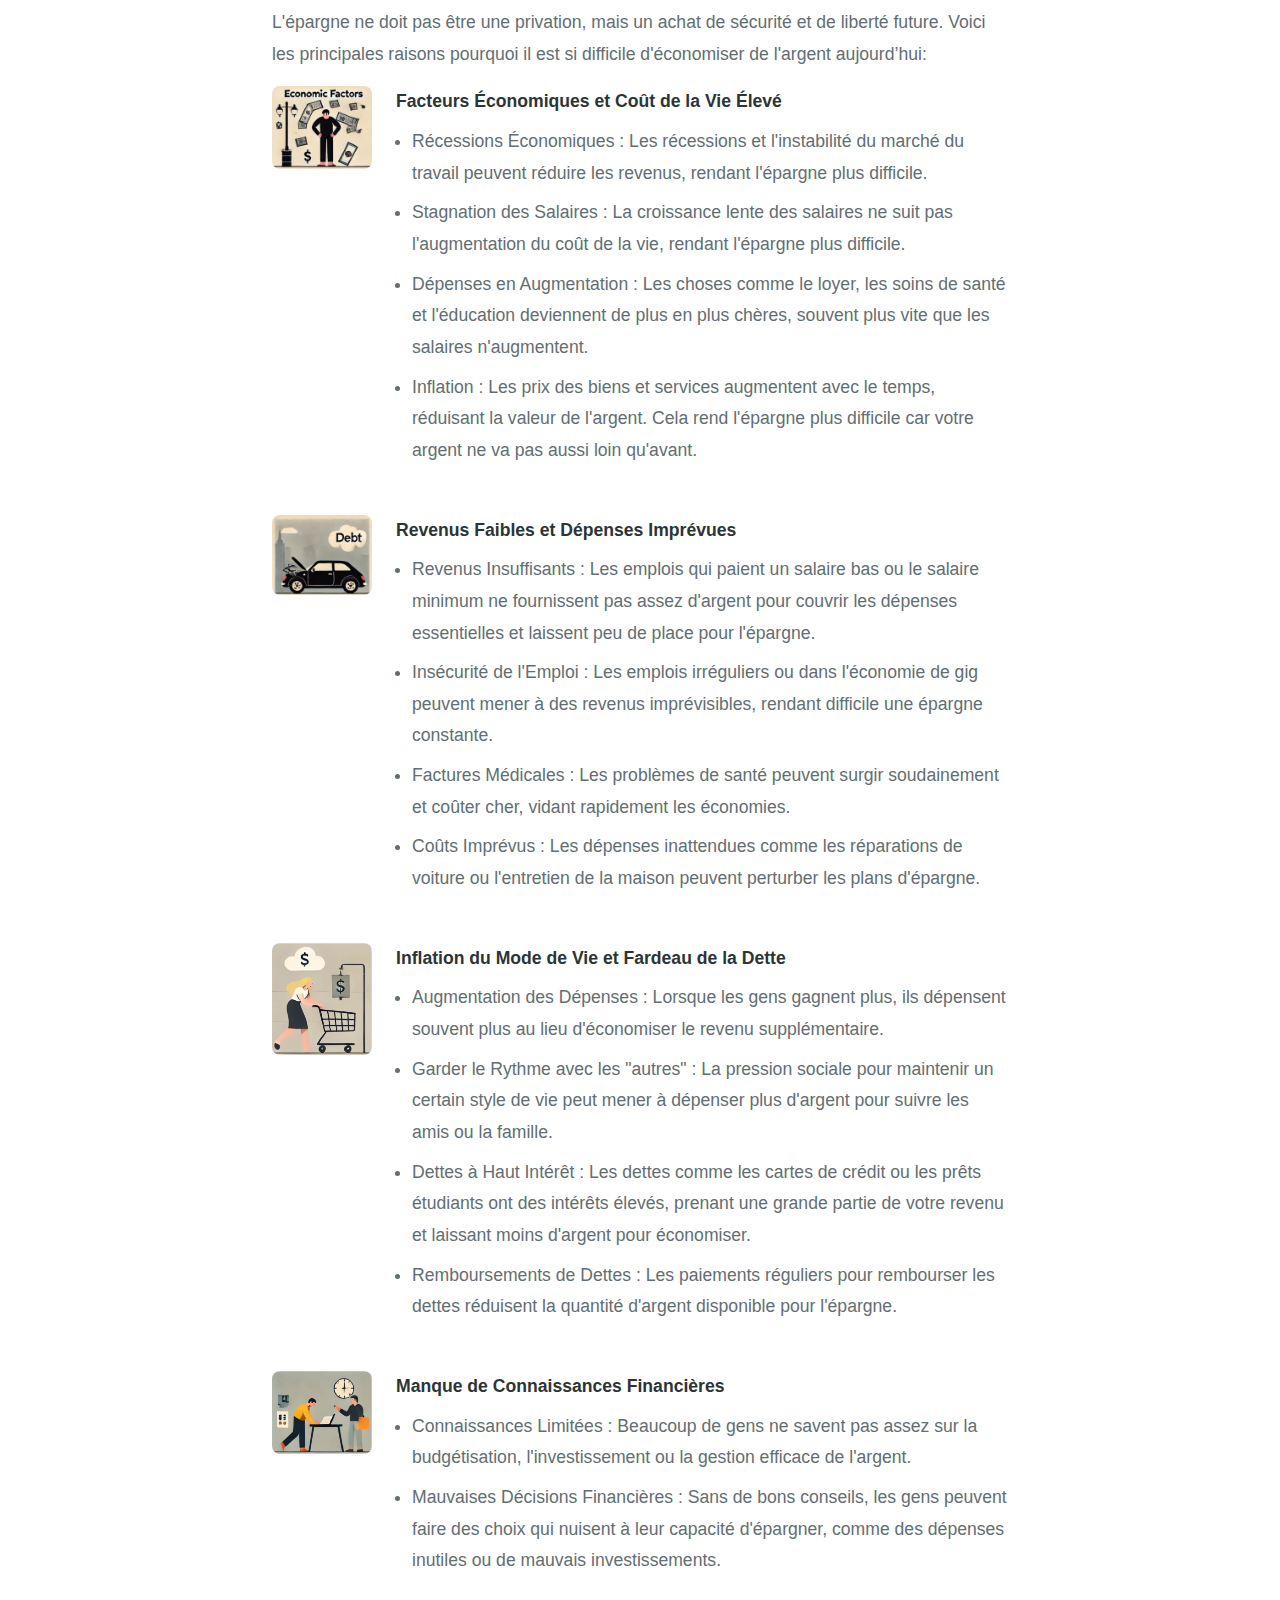
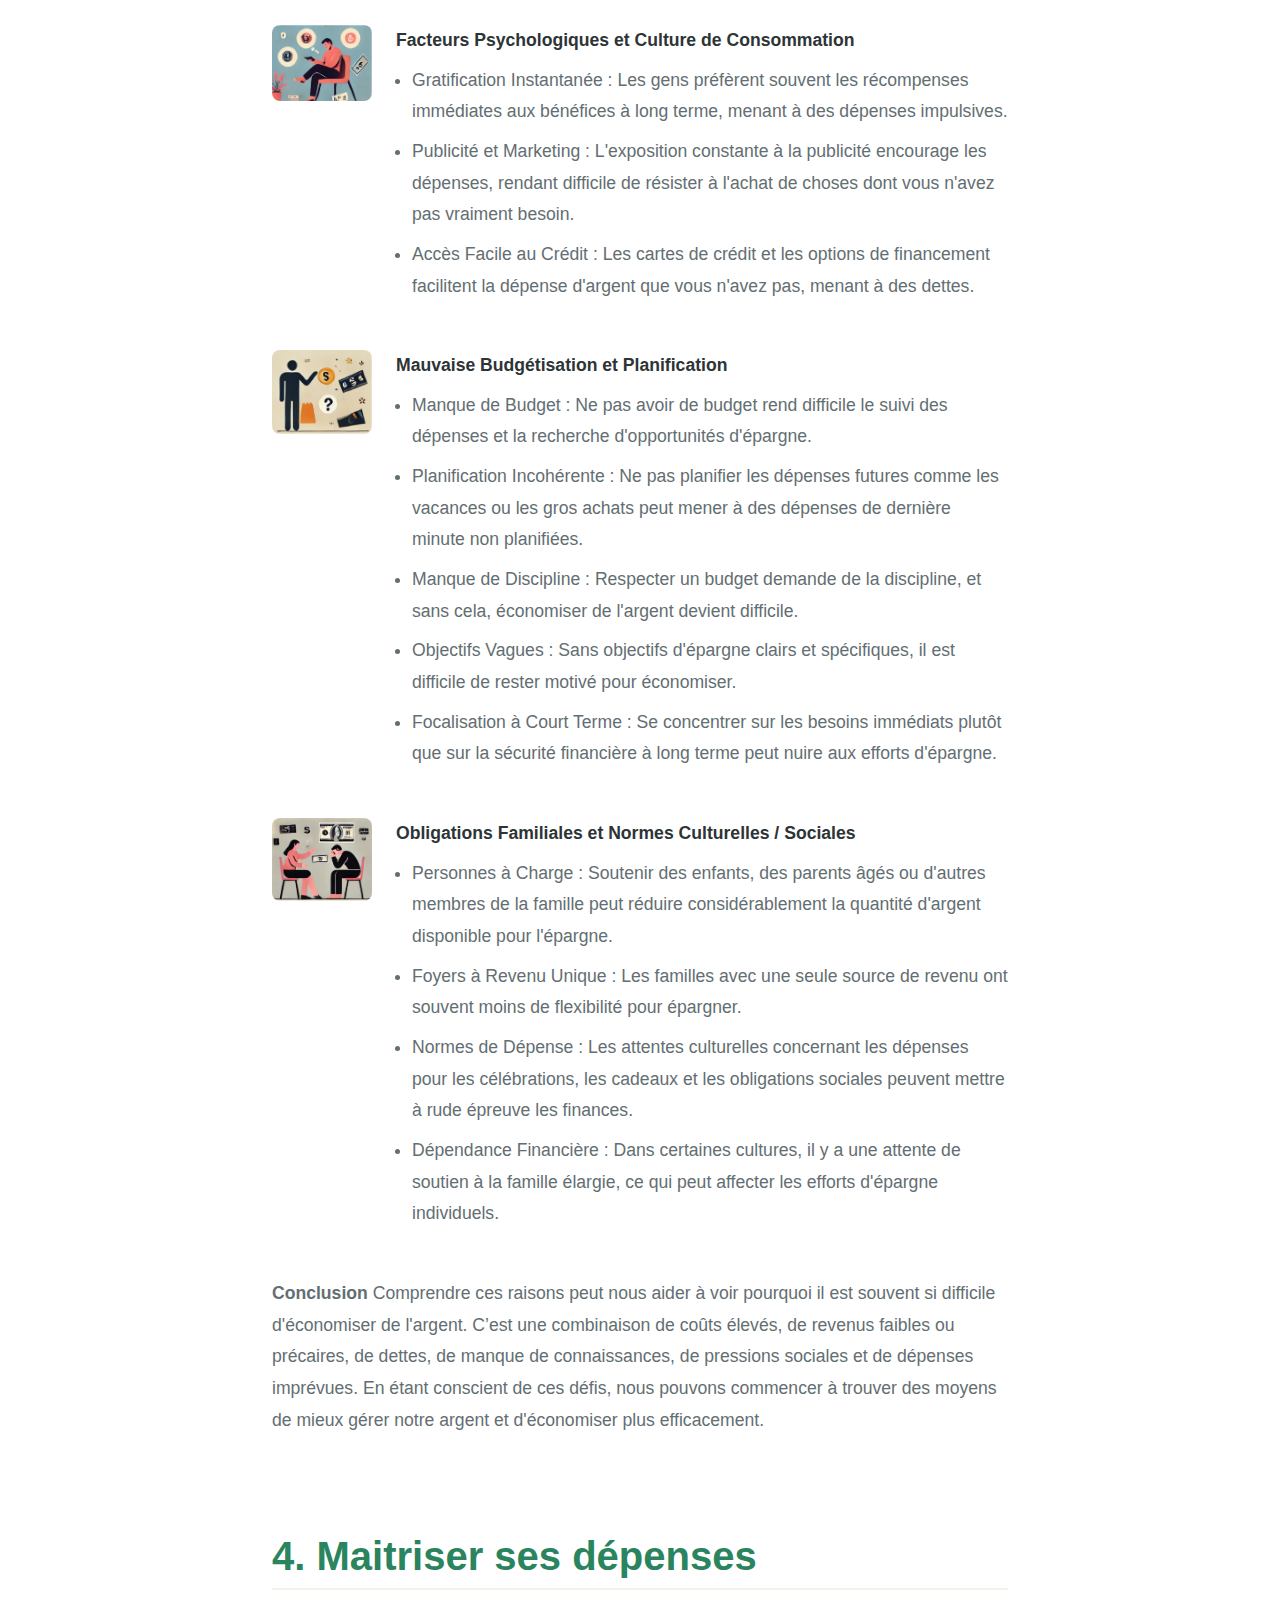
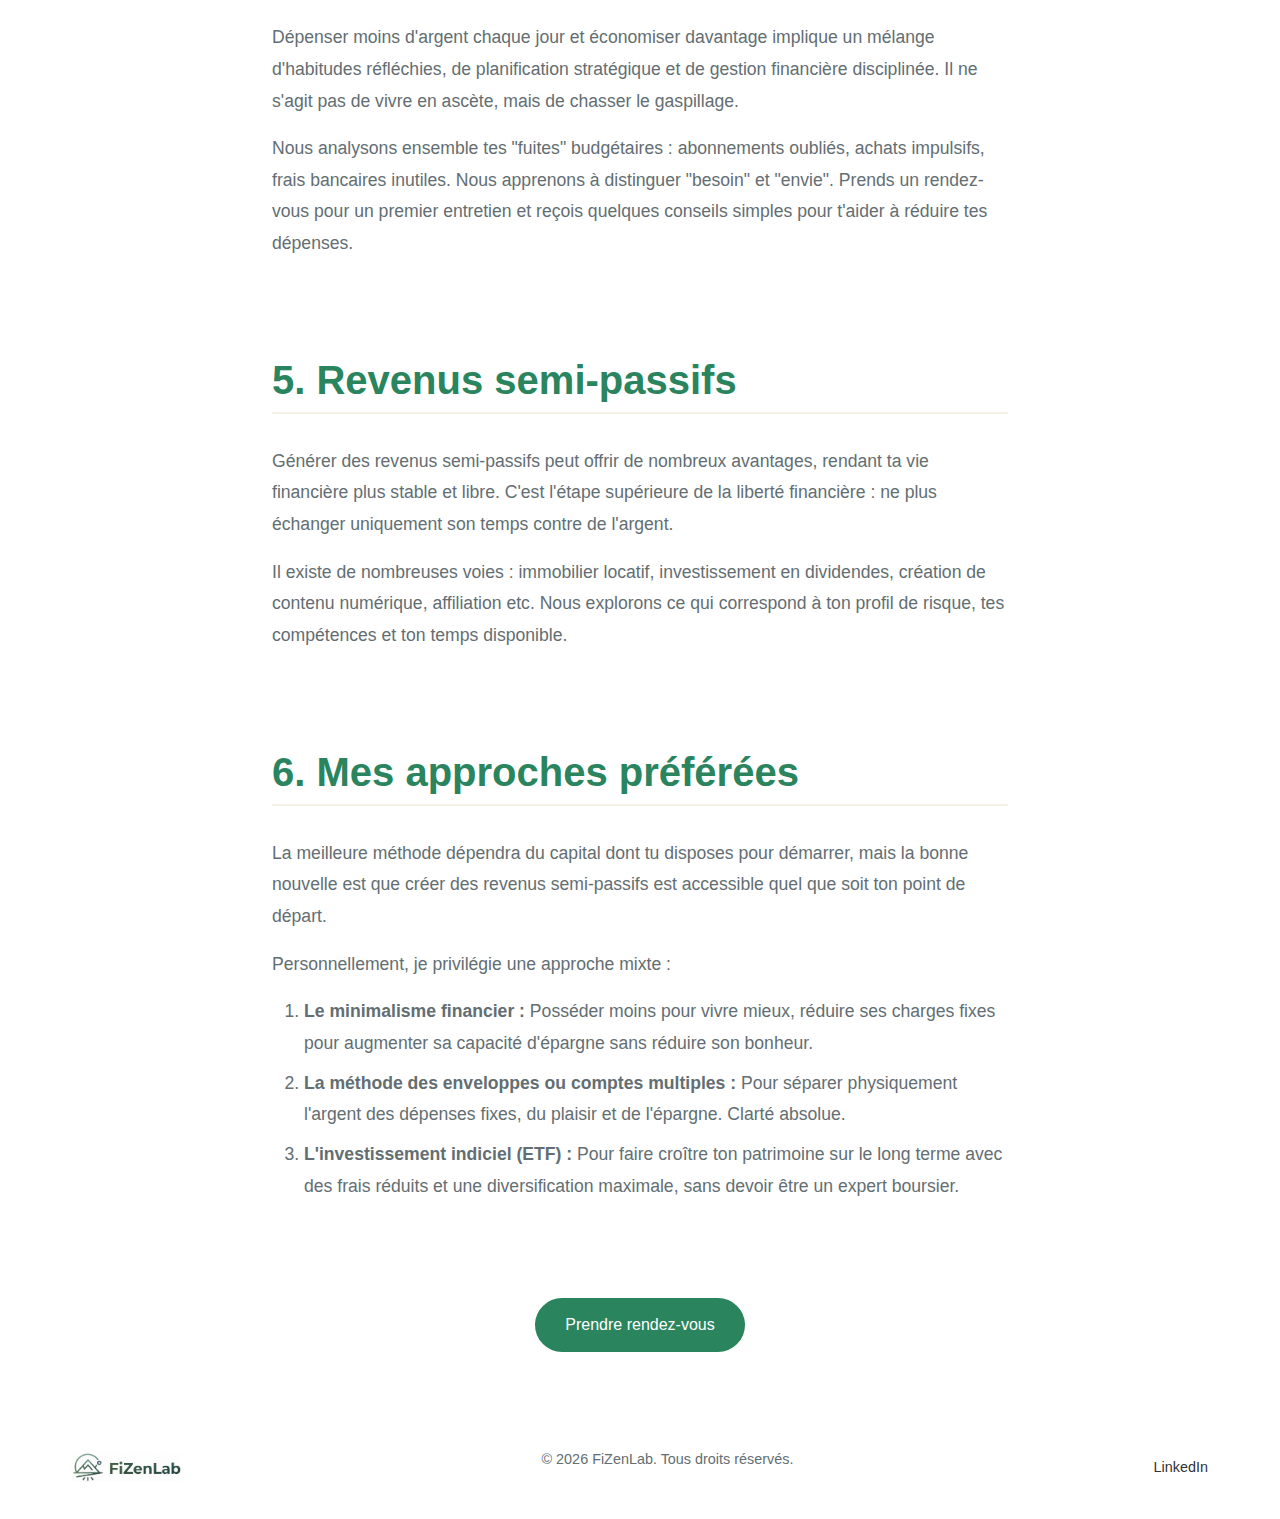
<file: docs/ressources.html>
<!DOCTYPE html>
<html lang="fr">

<head>
    <meta charset="UTF-8">
    <meta name="viewport" content="width=device-width, initial-scale=1.0">
    <title>Ressources & Approches - FiZenLab</title>
    <meta name="description" content="Détails des approches de coaching financier de FiZenLab">

    <!-- Fonts -->
    <link href="https://api.fontshare.com/v2/css?f[]=satoshi@300,400,500,700&display=swap" rel="stylesheet">

    <link rel="stylesheet" href="style.css">

    <!-- SEO & Icons -->
    <link rel="icon" type="image/svg+xml"
        href="data:image/svg+xml,<svg xmlns='http://www.w3.org/2000/svg' viewBox='0 0 100 100'><text y='.9em' font-size='90'>🌿</text></svg>">
</head>

<body>
    <header class="header">
        <div class="container header-container">
            <a href="index.html" class="logo">
                <img src="images/Logo Brand1.png" alt="FiZenLab Logo" class="logo-image">
            </a>

            <nav class="nav">
                <ul class="nav-list">
                    <li><a href="index.html#Approches" class="nav-link">Approches</a></li>
                    <li><a href="ressources.html" class="nav-link active">Ressources</a></li>
                    <li><a href="index.html#solutions" class="nav-link">Solutions</a></li>
                    <li><a href="index.html#a-propos" class="nav-link">À Propos</a></li>

                    <!-- Language Switcher -->
                    <li class="lang-switcher">
                        <span class="current-lang" id="currentLang">🇫🇷</span>
                        <div class="lang-dropdown">
                            <div class="lang-option" onclick="setLanguage('fr')">🇫🇷</div>
                            <div class="lang-option" onclick="setLanguage('en')">🇺🇸</div>
                        </div>
                    </li>

                    <li><a href="index.html#login" class="btn btn-primary btn-block">Se connecter</a></li>
                </ul>
            </nav>

            <button class="mobile-menu-btn" aria-label="Menu principal">
                <span class="bar"></span>
                <span class="bar"></span>
                <span class="bar"></span>
            </button>
        </div>
    </header>

    <main>
        <div class="page-header">
            <div class="container">
                <h1>Ressources & Approches</h1>
                <p>Explore en détail les piliers de ma méthode.</p>
            </div>
        </div>

        <nav class="sticky-nav">
            <div class="container">
                <ul>
                    <li><a href="#bonheur">1. Bonheur & Argent</a></li>
                    <li><a href="#quotidien">2. L'argent au quotidien</a></li>
                    <li><a href="#economiser">3. Economiser</a></li>
                    <li><a href="#depenses">4. Dépenses</a></li>
                    <li><a href="#semi-passifs">5. Revenus Semi-Passifs</a></li>
                    <li><a href="#preferes">6. Mes Approches Préférées</a></li>
                </ul>
            </div>
        </nav>

        <section class="resources-content container">

            <article id="bonheur" class="resource-section">
                <h2>1. Bonheur et Argent</h2>
                <div class="content">
                    <p>Le bonheur est souvent influencé par les expériences personnelles, les contextes et les valeurs.
                        Cependant, le bonheur, c'est plus que simplement avoir de l'argent. De nombreuses études
                        montrent que si la précarité nuit au bonheur, l'accumulation excessive de richesses ne
                        l'augmente pas proportionnellement.</p>
                    <p>Mon approche vise à aligner tes finances avec ce qui te rend réellement heureux. Il s'agit de
                        dépenser en conscience pour des expériences et des choses qui ont du sens pour toi, plutôt que
                        pour le statut social ou par habitude, c'est a dire:

                    <ol>
                        <li>Comprendre ta relation émotionnelle à l'argent.</li>
                        <li>Identifier tes véritables sources de satisfaction.</li>
                        <li>Désamorcer les croyances limitantes ("je ne mérite pas", "l'argent c'est sale").</li>
                    </ol>
                    </p>
                    <div class="info-block">
                        <img src="./images/Ressources/santeetbienetre.png" alt="Santé">
                        <div class="info-content">
                            <b>Santé et Bien-être</b>
                            <p>Une bonne santé est essentielle au bonheur. Si nous sommes malades ou stressés, il est
                                difficile de profiter de la vie, peu importe combien d'argent nous avons.</p>
                            <i>"La plus grande richesse est la santé." - Virgil</i>
                        </div>
                    </div>

                    <div class="info-block">
                        <img src="./images/Ressources/satisfactiondelavie.png" alt="Satisfaction">
                        <div class="info-content">
                            <b>Satisfaction de la Vie et Croissance Personnelle</b>
                            <p>Être fier de nos réalisations et apprendre continuellement de nouvelles choses nous
                                rendent heureux. Atteindre des objectifs, grands ou petits, apporte de la satisfaction.
                            </p>
                            <i>"Le bonheur n'est pas quelque chose de prêt à l'emploi. Il vient de vos propres actions."
                                - Dalai Lama</i>
                        </div>
                    </div>

                    <div class="info-block">
                        <img src="./images/Ressources/sensetbut.png" alt="Sens et But">
                        <div class="info-content">
                            <b>Sens et But</b>
                            <p>Avoir un but ou quelque chose en quoi croire donne un sens à la vie. Aider les autres ou
                                travailler vers quelque chose d'important peut nous faire sentir bien.</p>
                            <i>"Le but de la vie n'est pas d'être heureux. Il est d'être utile, d'être honorable, d'être
                                compatissant, de faire en sorte que cela ait fait une différence que vous ayez vécu et
                                bien vécu." - Ralph Waldo Emerson</i>
                        </div>
                    </div>

                    <div class="info-block">
                        <img src="./images/Ressources/relationsetconnexions.png" alt="Relations">
                        <div class="info-content">
                            <b>Relations et Connexions Sociales</b>
                            <p>Passer du temps avec la famille et les amis, et se sentir aimé et valorisé par eux,
                                apporte de la joie. Des relations solides sont une clé du bonheur.</p>
                            <i>"La qualité de votre vie est la qualité de vos relations." - Tony Robbins</i>
                        </div>
                    </div>

                    <div class="info-block">
                        <img src="./images/Ressources/liberteetautonomie.png" alt="Liberté">
                        <div class="info-content">
                            <b>Liberté et Autonomie</b>
                            <p>Pouvoir faire des choix sur notre vie et se sentir libre de faire ce que nous voulons est
                                important. L'indépendance financière aide, mais il s'agit aussi de se sentir maître de
                                sa vie.</p>
                            <i>"La liberté n'est pas l'absence d'engagements, mais la capacité de choisir - et de
                                s'engager à - ce qui est le mieux pour moi." - Paulo Coelho</i>
                        </div>
                    </div>

                    <div class="info-block">
                        <img src="./images/Ressources/travailetaccomplissements.png" alt="Travail">
                        <div class="info-content">
                            <b>Travail et Accomplissements</b>
                            <p>Apprécier notre travail et être fier de ce que nous faisons contribuent au bonheur. Il
                                s'agit de se sentir valorisé et de réussir.</p>
                            <i>"Choisissez un travail que vous aimez, et vous n'aurez pas à travailler un seul jour de
                                votre vie." - Confucius</i>
                        </div>
                    </div>

                    <div class="info-block">
                        <img src="./images/Ressources/loisirsetplaisir.png" alt="Loisirs">
                        <div class="info-content">
                            <b>Loisirs et Plaisir</b>
                            <p>S'amuser et faire des activités que nous aimons sont essentiels à une vie heureuse. Il
                                est important de prendre le temps de se détendre et de s'amuser.</p>
                            <i>"La meilleure façon de payer pour un moment agréable est de l'apprécier." - Richard
                                Bach</i>
                        </div>
                    </div>




                    <p><b>Résumé</b>
                        En résumé, bien que l'argent puisse rendre la vie plus facile et plus confortable, le
                        véritable bonheur vient d'un mélange de bonne santé, de réalisations personnelles, de
                        relations significatives, de liberté de choix et de plaisir de vivre. Il appartient à chacun
                        de trouver ce qui le rend heureux et de se concentrer sur ces aspects.</p>

                    </ul>
                </div>
            </article>

            <article id="quotidien" class="resource-section">
                <h2>2. L'argent au quotidien</h2>
                <div class="content">
                    <p>L'argent est une partie vitale de nos vies quotidiennes. Il influence de nombreux aspects de
                        notre existence, nos décisions et notre bien-être général. Une mauvaise gestion quotidienne crée
                        une charge mentale constante.</p>
                    <p>Nous travaillons sur la simplification. Mettre en place des systèmes qui fonctionnent pour toi,
                        pas contre toi. L'objectif est de ne plus avoir peur d'ouvrir ton application bancaire et de
                        savoir exactement où tu en es à tout moment, sans y passer des heures.</p>
                    <p>Cela passe par un peu d'organisation, la catégorisation simple et la mise en place d'une
                        routine financière saine et légère. Voici comment l'argent affecte
                        différents aspects de nos vies au quotidien:</p>

                    <div class="info-block">
                        <img src="./images/Ressources/besoinsdebase.png" alt="Besoins de Base">
                        <div class="info-content">
                            <b>Les Besoins de Base</b>
                            <ul>
                                <li>Nourriture et Logement : L'argent est essentiel pour acheter de la nourriture, payer
                                    le logement et obtenir d'autres besoins de base comme les vêtements et les services
                                    publics.</li>
                                <li>Soins de Santé : Il permet l'accès aux soins médicaux et aux médicaments nécessaires
                                    pour maintenir la santé.</li>
                            </ul>
                            <i> "L'argent est une garantie que nous pourrons avoir ce que nous voulons à l'avenir. Bien
                                que nous n'ayons besoin de rien pour le moment, il assure la possibilité de satisfaire
                                un nouveau désir lorsqu'il survient." - Aristote</i>
                            <br><br>
                            <i> "La santé n'est pas valorisée jusqu'à ce que la maladie vienne." - Thomas Fuller</i>
                        </div>
                    </div>

                    <div class="info-block">
                        <img src="./images/Ressources/transport.png" alt="Transport">
                        <div class="info-content">
                            <b>Transport</b>
                            <ul>
                                <li>Déplacements Quotidiens : L'argent est nécessaire pour les transports en commun, le
                                    carburant et l'entretien des véhicules, facilitant les trajets quotidiens vers le
                                    travail, l'école ou d'autres activités.</li>
                                <li>Commodité et Mobilité : Il permet l'achat de véhicules et la liberté de voyager
                                    indépendamment.</li>
                            </ul>
                        </div>
                    </div>

                    <div class="info-block">
                        <img src="./images/Ressources/securiteetstabilite.png" alt="Sécurité">
                        <div class="info-content">
                            <b>Sécurité et Stabilité Financière</b>
                            <ul>
                                <li>Économies et Investissements : Avoir de l'argent permet d'économiser pour l'avenir,
                                    d'investir dans des actifs et de bâtir une sécurité financière.</li>
                                <li>Fonds d'Urgence : Il fournit un filet de sécurité pour les dépenses imprévues ou les
                                    urgences, réduisant le stress financier.</li>
                            </ul>
                            <i> "Ne pas économiser ce qui reste après avoir dépensé ; dépenser ce qui reste après avoir
                                économisé." - Warren Buffett</i>
                        </div>
                    </div>

                    <div class="info-block">
                        <img src="./images/Ressources/styledevie.png" alt="Style de Vie">
                        <div class="info-content">
                            <b>Style de Vie et Loisirs</b>
                            <ul>
                                <li>Activités de Loisirs et Passions : L'argent permet de participer à des activités de
                                    loisirs, des hobbies et des divertissements, contribuant au bonheur personnel et à
                                    la relaxation.</li>
                                <li>Voyages et Vacances : Il permet de voyager et de découvrir de nouveaux endroits, ce
                                    qui peut être important pour la santé mentale et les liens familiaux.</li>
                            </ul>
                            <i> "La plus grande richesse est de vivre content avec peu." - Platon</i>
                        </div>
                    </div>

                    <div class="info-block">
                        <img src="./images/Ressources/statutsocial.png" alt="Statut Social">
                        <div class="info-content">
                            <b>Statut Social et Influence</b>
                            <ul>
                                <li>Prestige et Respect : Le succès financier améliore souvent le statut social et
                                    l'influence, car il est associé au respect et à la reconnaissance dans la société.
                                </li>
                                <li>Opportunités de Réseautage : Il peut faciliter l'accès à des cercles sociaux et à
                                    des événements qui peuvent offrir des opportunités de croissance professionnelle ou
                                    personnelle.</li>
                            </ul>
                            <i>"Le succès n'est pas la clé du bonheur. Le bonheur est la clé du succès. Si vous aimez ce
                                que vous faites, vous réussirez." - Albert Schweitzer</i>
                        </div>
                    </div>

                    <div class="info-block">
                        <img src="./images/Ressources/familleetrelations.png" alt="Famille">
                        <div class="info-content">
                            <b>Famille et Relations</b>
                            <ul>
                                <li>Soutien aux Proches : L'argent est crucial pour soutenir les membres de la famille,
                                    y compris l'éducation des enfants, les soins aux personnes âgées et le bien-être
                                    général de la famille.</li>
                                <li>Cadeaux et Célébrations : Il joue un rôle dans les traditions sociales et les
                                    célébrations comme les anniversaires, les mariages et les fêtes, renforçant les
                                    relations et les liens sociaux.</li>
                            </ul>
                            <i> "L'amour de la famille et l'admiration des amis sont bien plus importants que la
                                richesse et le privilège." - Charles Kuralt</i>
                        </div>
                    </div>

                    <div class="info-block">
                        <img src="./images/Ressources/libertepersonnelle.png" alt="Liberté">
                        <div class="info-content">
                            <b>Liberté Personnelle et Indépendance</b>
                            <ul>
                                <li>Autonomie dans la Prise de Décisions : Avoir de l'argent offre la liberté de faire
                                    des choix personnels sans dépendre des autres, menant à une plus grande
                                    indépendance.</li>
                                <li>Choix de Carrière : La stabilité financière permet plus de flexibilité dans les
                                    choix de carrière, permettant aux gens de poursuivre des emplois qui les passionnent
                                    plutôt que ceux qu'ils doivent prendre pour survivre.</li>
                            </ul>
                            <i> "L'argent ne créera pas le succès, la liberté de le faire le fera." - Nelson Mandela</i>
                        </div>
                    </div>

                    <b>Résumé</b>
                    En résumé, l'argent est un élément essentiel de la vie quotidienne. Il influence de nombreuses
                    activités et aspects, des besoins de base à la sécurité, en passant par le développement
                    personnel et les relations sociales. Gérer les finances de manière judicieuse peut améliorer la
                    qualité de vie et le bonheur général.
                    En comprenant et en gérant l'argent efficacement, nous pouvons assurer une vie plus stable et
                    épanouie.

                </div>
            </article>

            <article id="economiser" class="resource-section">
                <h2>3. Economiser et Epargner</h2>
                <div class="content">
                    <p>Économiser de l'argent pour épargner peut être difficile pour beaucoup de gens, et cela est dû à
                        un mélange de facteurs externes et d'habitudes personnelles. Souvent, on épargne "ce qu'il
                        reste" à la fin du mois... et il ne reste souvent rien.</p>
                    <p>Le principe fondamental est de "se payer en premier". Dès la réception des revenus, une partie
                        est automatiquement dirigée vers l'épargne. Nous définissons ensemble des objectifs clairs :
                        épargne de précaution (pour les coups durs), épargne projet (voyage, achat) et épargne long
                        terme.</p>
                    <p>L'épargne ne doit pas être une privation, mais un achat de sécurité et de liberté future.
                        Voici les principales raisons pourquoi il est si difficile d'économiser de l'argent aujourd’hui:
                    </p>

                    <div class="info-block">
                        <img src="./images/Ressources/facteurseconomiques.png" alt="Facteurs Économiques">
                        <div class="info-content">
                            <b>Facteurs Économiques et Coût de la Vie Élevé</b>
                            <ul>
                                <li>Récessions Économiques : Les récessions et l'instabilité du marché du travail
                                    peuvent réduire les revenus, rendant l'épargne plus difficile.</li>
                                <li>Stagnation des Salaires : La croissance lente des salaires ne suit pas
                                    l'augmentation du coût de la vie, rendant l'épargne plus difficile.</li>
                                <li>Dépenses en Augmentation : Les choses comme le loyer, les soins de santé et
                                    l'éducation deviennent de plus en plus chères, souvent plus vite que les salaires
                                    n'augmentent.</li>
                                <li>Inflation : Les prix des biens et services augmentent avec le temps, réduisant la
                                    valeur de l'argent. Cela rend l'épargne plus difficile car votre argent ne va pas
                                    aussi loin qu'avant.</li>
                            </ul>
                        </div>
                    </div>

                    <div class="info-block">
                        <img src="./images/Ressources/revenusfaibles.png" alt="Revenus Faibles">
                        <div class="info-content">
                            <b>Revenus Faibles et Dépenses Imprévues</b>
                            <ul>
                                <li>Revenus Insuffisants : Les emplois qui paient un salaire bas ou le salaire minimum
                                    ne fournissent pas assez d'argent pour couvrir les dépenses essentielles et laissent
                                    peu de place pour l'épargne.</li>
                                <li>Insécurité de l'Emploi : Les emplois irréguliers ou dans l'économie de gig peuvent
                                    mener à des revenus imprévisibles, rendant difficile une épargne constante.</li>
                                <li>Factures Médicales : Les problèmes de santé peuvent surgir soudainement et coûter
                                    cher, vidant rapidement les économies.</li>
                                <li>Coûts Imprévus : Les dépenses inattendues comme les réparations de voiture ou
                                    l'entretien de la maison peuvent perturber les plans d'épargne.</li>
                            </ul>
                        </div>
                    </div>

                    <div class="info-block">
                        <img src="./images/Ressources/inflation.png" alt="Inflation">
                        <div class="info-content">
                            <b>Inflation du Mode de Vie et Fardeau de la Dette</b>
                            <ul>
                                <li>Augmentation des Dépenses : Lorsque les gens gagnent plus, ils dépensent souvent
                                    plus au lieu d'économiser le revenu supplémentaire.</li>
                                <li>Garder le Rythme avec les "autres" : La pression sociale pour maintenir un certain
                                    style de vie peut mener à dépenser plus d'argent pour suivre les amis ou la famille.
                                </li>
                                <li>Dettes à Haut Intérêt : Les dettes comme les cartes de crédit ou les prêts étudiants
                                    ont des intérêts élevés, prenant une grande partie de votre revenu et laissant moins
                                    d'argent pour économiser.</li>
                                <li>Remboursements de Dettes : Les paiements réguliers pour rembourser les dettes
                                    réduisent la quantité d'argent disponible pour l'épargne.</li>
                            </ul>
                        </div>
                    </div>

                    <div class="info-block">
                        <img src="./images/Ressources/manquedeconnaissances.png" alt="Manque de Connaissances">
                        <div class="info-content">
                            <b>Manque de Connaissances Financières</b>
                            <ul>
                                <li>Connaissances Limitées : Beaucoup de gens ne savent pas assez sur la budgétisation,
                                    l'investissement ou la gestion efficace de l'argent.</li>
                                <li>Mauvaises Décisions Financières : Sans de bons conseils, les gens peuvent faire des
                                    choix qui nuisent à leur capacité d'épargner, comme des dépenses inutiles ou de
                                    mauvais investissements.</li>
                            </ul>
                        </div>
                    </div>

                    <div class="info-block">
                        <img src="./images/Ressources/facteurspsychologiques.png" alt="Facteurs Psychologiques">
                        <div class="info-content">
                            <b>Facteurs Psychologiques et Culture de Consommation</b>
                            <ul>
                                <li>Gratification Instantanée : Les gens préfèrent souvent les récompenses immédiates
                                    aux bénéfices à long terme, menant à des dépenses impulsives.</li>
                                <li>Publicité et Marketing : L'exposition constante à la publicité encourage les
                                    dépenses, rendant difficile de résister à l'achat de choses dont vous n'avez pas
                                    vraiment besoin.</li>
                                <li>Accès Facile au Crédit : Les cartes de crédit et les options de financement
                                    facilitent la dépense d'argent que vous n'avez pas, menant à des dettes.</li>
                            </ul>
                        </div>
                    </div>

                    <div class="info-block">
                        <img src="./images/Ressources/mauvaisebudgetisation.png" alt="Mauvaise Budgétisation">
                        <div class="info-content">
                            <b>Mauvaise Budgétisation et Planification</b>
                            <ul>
                                <li>Manque de Budget : Ne pas avoir de budget rend difficile le suivi des dépenses et la
                                    recherche d'opportunités d'épargne.</li>
                                <li>Planification Incohérente : Ne pas planifier les dépenses futures comme les vacances
                                    ou les gros achats peut mener à des dépenses de dernière minute non planifiées.</li>
                                <li>Manque de Discipline : Respecter un budget demande de la discipline, et sans cela,
                                    économiser de l'argent devient difficile.</li>
                                <li>Objectifs Vagues : Sans objectifs d'épargne clairs et spécifiques, il est difficile
                                    de rester motivé pour économiser.</li>
                                <li>Focalisation à Court Terme : Se concentrer sur les besoins immédiats plutôt que sur
                                    la sécurité financière à long terme peut nuire aux efforts d'épargne.</li>
                            </ul>
                        </div>
                    </div>

                    <div class="info-block">
                        <img src="./images/Ressources/obligationsfamiliales.png" alt="Obligations Familiales">
                        <div class="info-content">
                            <b>Obligations Familiales et Normes Culturelles / Sociales</b>
                            <ul>
                                <li>Personnes à Charge : Soutenir des enfants, des parents âgés ou d'autres membres de
                                    la famille peut réduire considérablement la quantité d'argent disponible pour
                                    l'épargne.</li>
                                <li>Foyers à Revenu Unique : Les familles avec une seule source de revenu ont souvent
                                    moins de flexibilité pour épargner.</li>
                                <li>Normes de Dépense : Les attentes culturelles concernant les dépenses pour les
                                    célébrations, les cadeaux et les obligations sociales peuvent mettre à rude épreuve
                                    les finances.</li>
                                <li>Dépendance Financière : Dans certaines cultures, il y a une attente de soutien à la
                                    famille élargie, ce qui peut affecter les efforts d'épargne individuels.</li>
                            </ul>
                        </div>
                    </div>

                    <p><b>Conclusion</b>
                        Comprendre ces raisons peut nous aider à voir pourquoi il est souvent si difficile d'économiser
                        de l'argent. C’est une combinaison de coûts élevés, de revenus faibles ou précaires, de dettes,
                        de manque de connaissances, de pressions sociales et de dépenses imprévues. En étant conscient
                        de ces défis, nous pouvons commencer à trouver des moyens de mieux gérer notre argent et
                        d'économiser plus efficacement.

                </div>
            </article>

            <article id="depenses" class="resource-section">
                <h2>4. Maitriser ses dépenses</h2>
                <div class="content">
                    <p>Dépenser moins d'argent chaque jour et économiser davantage implique un mélange d'habitudes
                        réfléchies, de planification stratégique et de gestion financière disciplinée. Il ne s'agit pas
                        de vivre en ascète, mais de chasser le gaspillage.</p>
                    <p>Nous analysons ensemble tes "fuites" budgétaires : abonnements oubliés, achats impulsifs, frais
                        bancaires inutiles. Nous apprenons à distinguer "besoin" et "envie". Prends un rendez-vous pour
                        un premier entretien et reçois quelques conseils simples pour t'aider à réduire tes dépenses.
                    </p>
                </div>
            </article>

            <article id="semi-passifs" class="resource-section">
                <h2>5. Revenus semi-passifs</h2>
                <div class="content">
                    <p>Générer des revenus semi-passifs peut offrir de nombreux avantages, rendant ta vie financière
                        plus stable et libre. C'est l'étape supérieure de la liberté financière : ne plus échanger
                        uniquement son temps contre de l'argent.</p>
                    <p>Il existe de nombreuses voies : immobilier locatif, investissement en dividendes, création de
                        contenu numérique, affiliation etc. Nous explorons ce qui correspond à ton profil de risque, tes
                        compétences et ton temps disponible.</p>
                </div>
            </article>

            <article id="preferes" class="resource-section">
                <h2>6. Mes approches préférées</h2>
                <div class="content">
                    <p>La meilleure méthode dépendra du capital dont tu disposes pour démarrer, mais la bonne nouvelle
                        est que créer des revenus semi-passifs est accessible quel que soit ton point de départ.</p>
                    <p>Personnellement, je privilégie une approche mixte :</p>
                    <ol>
                        <li><b>Le minimalisme financier :</b> Posséder moins pour vivre mieux, réduire ses charges fixes
                            pour augmenter sa capacité d'épargne sans réduire son bonheur.</li>
                        <li><b>La méthode des enveloppes ou comptes multiples :</b> Pour séparer physiquement l'argent
                            des dépenses fixes, du plaisir et de l'épargne. Clarté absolue.</li>
                        <li><b>L'investissement indiciel (ETF) :</b> Pour faire croître ton patrimoine sur le long terme
                            avec des frais réduits et une diversification maximale, sans devoir être un expert boursier.
                        </li>

                    </ol>
                </div>
            </article>

        </section>

        <div class="container" style="text-align: center; margin-bottom: 4rem;">
            <a href="index.html#contact" class="btn btn-primary">Prendre rendez-vous</a>
        </div>

    </main>

    <footer class="footer">
        <div class="container footer-content">
            <div class="footer-logo">
                <img src="images/Logo Brand1.png" alt="FiZenLab Logo" class="logo-image footer-img">
            </div>
            <p class="copyright">© 2026 FiZenLab. Tous droits réservés.</p>
            <div class="social-links">
                <a href="#">LinkedIn</a>
            </div>
        </div>
    </footer>

    <script src="script.js"></script>
    <script src="translation.js"></script>
    <div id="google_translate_element"></div>
    <script type="text/javascript"
        src="https://translate.google.com/translate_a/element.js?cb=googleTranslateElementInit"></script>
</body>

</html>
</file>
<file: docs/style.css>
/* FiZen Design System */

:root {
    --color-primary: #2a845e;
    /* Deep Emerald */
    --color-secondary: #F5F1E8;
    /* Soft Sand */
    --color-accent: #D4A373;
    /* Gold/Bronze */
    --color-text: #2D3436;
    /* Charcoal */
    --color-text-light: #636e72;
    --color-white: #ffffff;

    --font-heading: 'Satoshi', sans-serif;
    --font-body: 'Satoshi', sans-serif;

    --spacing-xs: 0.5rem;
    --spacing-sm: 1rem;
    --spacing-md: 2rem;
    --spacing-lg: 4rem;
    --spacing-xl: 6rem;

    --border-radius-sm: 8px;
    --border-radius-md: 16px;

    --shadow-soft: 0 10px 40px -10px rgba(27, 67, 50, 0.1);
    --shadow-hover: 0 20px 60px -10px rgba(27, 67, 50, 0.15);
}

/* Reset & Base */
* {
    margin: 0;
    padding: 0;
    box-sizing: border-box;
}

html {
    scroll-behavior: smooth;
}

body {
    font-family: var(--font-body);
    background-color: var(--color-white);
    color: var(--color-text);
    line-height: 1.6;
    overflow-x: hidden;
}

h1,
h2,
h3,
h4 {
    font-family: var(--font-heading);
    font-weight: 600;
    color: var(--color-primary);
    line-height: 1.2;
}

h2 {
    font-size: 2.5rem;
    margin-bottom: var(--spacing-sm);
}

p {
    margin-bottom: var(--spacing-sm);
    color: var(--color-text-light);
}

a {
    text-decoration: none;
    color: inherit;
    transition: all 0.3s ease;
}

ul {
    list-style: none;
    margin-bottom: 0.5rem;
    margin-left: 2rem;
    color: var(--color-text-light);
}

ol {
    list-style: none;
    margin-bottom: 0.5rem;
    margin-left: 2rem;
    list-style-type: decimal;
    color: var(--color-text-light);
}

img {
    max-width: 100%;
    display: block;
}

.container {
    max-width: 1200px;
    margin: 0 auto;
    padding: 0 var(--spacing-md);
}

/* Buttons */
.btn {
    display: inline-block;
    padding: 12px 28px;
    border-radius: 50px;
    font-weight: 500;
    font-size: 1rem;
    cursor: pointer;
    transition: all 0.3s ease;
}

.btn-primary {
    background-color: var(--color-primary);
    color: var(--color-white);
    border: 2px solid var(--color-primary);
}

.btn-primary:hover {
    background-color: var(--color-accent);
    border-color: var(--color-accent);
    transform: translateY(-2px);
}

.btn-secondary {
    background-color: transparent;
    color: var(--color-primary);
    border: 2px solid var(--color-primary);
}

.btn-secondary:hover {
    background-color: var(--color-primary);
    color: var(--color-white);
    transform: translateY(-2px);
}

.btn-outline {
    border: 1px solid var(--color-text-light);
    color: var(--color-text);
}

.btn-outline:hover {
    border-color: var(--color-primary);
    color: var(--color-primary);
}

.btn-accent {
    background-color: var(--color-accent);
    color: var(--color-white);
    border: 2px solid var(--color-accent);
}

.btn-accent:hover {
    background-color: var(--color-white);
    color: var(--color-accent);
    border-color: var(--color-white);
    transform: translateY(-2px);
}

.btn-block {
    display: block;
    width: 100%;
    text-align: center;
}

/* Header */
.header {
    position: fixed;
    top: 0;
    left: 0;
    width: 100%;
    padding: var(--spacing-sm) 0;
    background-color: rgba(255, 255, 255, 0.95);
    backdrop-filter: blur(10px);
    z-index: 1000;
    box-shadow: 0 2px 20px rgba(0, 0, 0, 0.03);
}

.header-container {
    display: flex;
    justify-content: space-between;
    align-items: center;
}

.logo {
    display: flex;
    align-items: center;
}

.logo-image {
    height: 60px;
    width: auto;
}

.nav-list {
    display: flex;
    align-items: center;
    gap: var(--spacing-md);
}

.nav-link {
    font-weight: 500;
    color: var(--color-text);
}

.nav-link:hover {
    color: var(--color-accent);
}

/* Mobile Menu Button */
.mobile-menu-btn {
    display: none;
    flex-direction: column;
    gap: 6px;
    background: none;
    border: none;
    cursor: pointer;
}

.bar {
    width: 25px;
    height: 2px;
    background-color: var(--color-primary);
    transition: 0.3s;
}

/* Hero Section */
.hero {
    padding-top: 140px;
    /* Header height + spacing */
    padding-bottom: var(--spacing-xl);
    background-color: var(--color-primary);
    min-height: 60vh;
    display: flex;
    align-items: center;
    position: relative;
    overflow: hidden;
}

.hero-content {
    position: relative;
    z-index: 2;
    max-width: 750px;
    padding: var(--spacing-md);
    background: rgba(0, 0, 0, 0.4);
    /* Glass effect */
    border-radius: var(--border-radius-md);
    backdrop-filter: blur(2px);
}

.hero-title {
    font-size: 1.75rem;
    margin-bottom: var(--spacing-md);
    color: var(--color-white);
}

.accent-text {
    color: var(--color-accent);
    font-style: italic;
}

.hero-subtitle {
    font-size: 1rem;
    margin-bottom: var(--spacing-lg);
    max-width: 100%;
    color: rgba(255, 255, 255, 0.9);
}

.hero-actions {
    display: flex;
    gap: var(--spacing-sm);
}

/* Background Abstract decoration */
.hero-background {
    position: absolute;
    top: 0;
    left: 0;
    width: 100%;
    height: 100%;
    background: var(--color-primary);
    background-size: auto;
    background-repeat: no-repeat;
    background-position: center;
    z-index: 1;
}

@media (max-width: 768px) {
    .hero-background {
        background-size: cover;
        background-position: center;
    }
}

/* Values Section */
.values {
    padding: var(--spacing-xl) 0;
}

.values-grid {
    display: grid;
    grid-template-columns: repeat(3, 1fr);
    gap: var(--spacing-md);
}

.value-card {
    text-align: center;
    padding: var(--spacing-md);
}

.icon {
    font-size: 3rem;
    margin-bottom: var(--spacing-sm);
}

.value-card h3 {
    margin-bottom: 0.5rem;
    font-size: 1.25rem;
}

/* About Section */
.about {
    padding: var(--spacing-xl) 0;
    background-color: #fafafa;
}

.about-wrapper {
    display: grid;
    grid-template-columns: 1fr 1fr;
    gap: var(--spacing-xl);
    align-items: center;
}

.section-tag {
    display: inline-block;
    color: var(--color-accent);
    text-transform: uppercase;
    letter-spacing: 2px;
    font-size: 0.875rem;
    font-weight: 600;
    margin-bottom: var(--spacing-sm);
}

.about-image-placeholder {
    width: 90%;
    height: auto;
    background-color: #e0e0e0;
    border-radius: var(--border-radius-md);
    position: relative;
    overflow: hidden;
}

.img-box {
    width: 100%;
    height: 100%;
    background-color: #d1d8e0;
    /* Placeholder color */
    display: block;
    align-items: center;
    justify-content: center;
    color: var(--color-text-light);
    font-size: 1.5rem;
}

/* Services Section */
.services {
    padding: var(--spacing-xl) 0;
}

.section-header {
    text-align: center;
    margin-bottom: var(--spacing-lg);
}

.services-grid {
    display: grid;
    grid-template-columns: repeat(3, 1fr);
    gap: var(--spacing-md);
    align-items: start;
}

.service-card {
    background: var(--color-white);
    padding: var(--spacing-md);
    border-radius: var(--border-radius-md);
    border: 1px solid #eee;
    transition: all 0.3s ease;
    position: relative;
}

.service-card:hover {
    transform: translateY(-5px);
    box-shadow: var(--shadow-hover);
}

.service-card.featured {
    border: 2px solid var(--color-primary);
    background-color: #fcfcfc;
    transform: scale(1.05);
    z-index: 2;
    box-shadow: var(--shadow-soft);
}

.service-card.featured:hover {
    transform: scale(1.05) translateY(-5px);
    box-shadow: var(--shadow-hover);
}

.badge {
    position: absolute;
    top: -12px;
    left: 50%;
    transform: translateX(-50%);
    background-color: var(--color-accent);
    color: white;
    padding: 4px 12px;
    border-radius: 20px;
    font-size: 0.8rem;
    font-weight: 600;
}

.service-card h3 {
    margin-bottom: 0.5rem;
}

.price {
    font-size: 1.5rem;
    color: var(--color-primary);
    font-weight: 700;
    margin-bottom: var(--spacing-md);
    font-family: var(--font-heading);
}

.service-features {
    margin-bottom: var(--spacing-md);
}

.service-features li {
    margin-bottom: 0.75rem;
    display: flex;
    align-items: center;
    gap: 8px;
    font-size: 0.95rem;
}

.service-features li::before {
    content: "✓";
    color: var(--color-accent);
    font-weight: bold;
}

/* Contact Section */
.contact {
    padding: var(--spacing-xl) 0;
    background-color: var(--color-primary);
    color: var(--color-white);
}

.contact-wrapper {
    display: grid;
    grid-template-columns: 1fr 1fr;
    gap: var(--spacing-xl);
}

.contact-info h2 {
    color: var(--color-white);
}

.contact-info p {
    color: rgba(255, 255, 255, 0.8);
    font-size: 1.1rem;
}

.contact-details {
    margin-top: var(--spacing-md);
    font-size: 1.1rem;
}

.contact-details li {
    margin-bottom: 1rem;
}

.contact-form {
    background-color: var(--color-white);
    padding: var(--spacing-md);
    border-radius: var(--border-radius-md);
    color: var(--color-text);
}

.form-group {
    margin-bottom: 1.5rem;
}

.form-group label {
    display: block;
    margin-bottom: 0.5rem;
    font-weight: 500;
}

.form-group input,
.form-group textarea {
    width: 100%;
    padding: 12px;
    border: 1px solid #ddd;
    border-radius: var(--border-radius-sm);
    font-family: inherit;
    font-size: 1rem;
    transition: 0.3s;
}

.form-group input:focus,
.form-group textarea:focus {
    border-color: var(--color-primary);
    outline: none;
}

/* Footer */
.footer {
    padding: var(--spacing-md) 0;
    background-color: var(--color-white);
    color: var(--color-text);
    font-size: 0.9rem;
}

.footer-content {
    display: flex;
    justify-content: space-between;
    align-items: center;
}

.footer-logo {
    display: flex;
    align-items: center;
}

.logo-image.footer-img {
    height: 30px;

    /* Make logo white for dark footer = filter: brightness(0) invert(1);*/
}

.social-links {
    display: flex;
    gap: 1rem;
}

.social-links a:hover {
    color: var(--color-white);
}

/* Responsive */
@media (max-width: 768px) {
    h2 {
        font-size: 2rem;
    }

    .hero-title {
        font-size: 2rem;
    }

    .mobile-menu-btn {
        display: flex;
    }

    .nav {
        position: fixed;
        top: 0;
        right: -100%;
        width: 80%;
        height: 100vh;
        background-color: var(--color-white);
        padding: var(--spacing-xl) var(--spacing-md);
        transition: 0.4s ease;
        box-shadow: -5px 0 20px rgba(0, 0, 0, 0.1);
    }

    .nav.active {
        right: 0;
    }

    .nav-list {
        flex-direction: column;
        align-items: flex-start;
        gap: var(--spacing-md);
    }

    .values-grid,
    .about-wrapper,
    .services-grid,
    .contact-wrapper {
        grid-template-columns: 1fr;
        gap: var(--spacing-md);
    }

    .service-card.featured {
        transform: none;
    }

    .service-card.featured:hover {
        transform: none;
    }

    .hero {
        text-align: center;
        padding-top: 120px;
        padding-left: var(--spacing-sm);
        padding-right: var(--spacing-sm);
    }

    .hero-content {
        margin: 0;
        padding: var(--spacing-sm);
        max-width: 100%;
    }

    .hero-title {
        font-size: 1.5rem;
    }

    .hero-subtitle {
        font-size: 0.95rem;
    }

    .hero-actions {
        flex-direction: column;
        gap: var(--spacing-sm);
        align-items: stretch;
    }

    .hero-actions .btn {
        width: 100%;
        padding: 10px 20px;
        font-size: 0.9rem;
    }
}

/* Questionnaire Styles */
.questionnaire-hero {
    padding-top: 140px;
    padding-bottom: var(--spacing-lg);
    background-color: var(--color-white);
    text-align: center;
}

.quiz-form {
    max-width: 800px;
    margin: 0 auto;
    background: #fafafa;
    padding: var(--spacing-lg);
    border-radius: var(--border-radius-md);
    box-shadow: var(--shadow-soft);
    border: 1px solid #eee;
}

.quiz-section {
    margin-bottom: var(--spacing-xl);
}

.quiz-section h2 {
    font-size: 1.8rem;
    margin-bottom: var(--spacing-md);
    border-bottom: 2px solid #eee;
    padding-bottom: 10px;
    color: var(--color-primary);
}

.question-group {
    margin-bottom: var(--spacing-md);
    padding: var(--spacing-sm);
    background: #fff;
    border-radius: var(--border-radius-sm);
    border: 1px solid #f0f0f0;
}

.question-text {
    font-size: 1.1rem;
    font-weight: 500;
    margin-bottom: var(--spacing-md);
    color: var(--color-text);
}

.option-label {
    display: flex;
    align-items: center;
    margin-bottom: 0.8rem;
    cursor: pointer;
    font-size: 1rem;
    color: var(--color-text-light);
    transition: all 0.2s;
    padding: 8px;
    border-radius: 4px;
}

.option-label:hover {
    color: var(--color-primary);
    background-color: #f5fcf9;
}

.option-label input {
    margin-right: 12px;
    accent-color: var(--color-primary);
    width: 18px;
    height: 18px;
}

.form-actions {
    text-align: center;
    margin-top: var(--spacing-lg);
}

.pending-sections {
    opacity: 0.6;
    text-align: center;
    padding: var(--spacing-md);
    border: 1px dashed #ccc;
    border-radius: var(--border-radius-sm);
}

/* Result Styles */
.result-card {
    text-align: center;
    padding: var(--spacing-md);
    background: white;
    border-radius: var(--border-radius-md);
    box-shadow: var(--shadow-hover);
    max-width: 800px;
    margin: 0 auto;
}

.score-circle {
    width: 150px;
    height: 150px;
    border-radius: 50%;
    border: 8px solid var(--color-primary);
    display: flex;
    flex-direction: column;
    justify-content: center;
    align-items: center;
    margin: var(--spacing-md) auto;
}

.score-number {
    font-size: 3rem;
    font-weight: 700;
    color: var(--color-text);
}

.score-total {
    font-size: 1rem;
    color: var(--color-text-light);
}

.result-description {
    font-size: 1.2rem;
    max-width: 600px;
    margin: 0 auto var(--spacing-lg);
}

.pillars-grid {
    display: grid;
    grid-template-columns: repeat(auto-fit, minmax(200px, 1fr));
    gap: var(--spacing-md);
    margin-bottom: var(--spacing-lg);
    text-align: left;
}

.pillar-card {
    background: #fdfdfd;
    padding: var(--spacing-sm);
    border: 1px solid #eee;
    border-radius: var(--border-radius-sm);
}

.pillar-card h3 {
    font-size: 1rem;
    margin-bottom: 0.5rem;
    color: var(--color-text);
}

.progress-bar {
    height: 10px;
    background: #e0e0e0;
    border-radius: 5px;
    margin-bottom: 0.5rem;
    overflow: hidden;
}

.progress-bar .fill {
    height: 100%;
    background: var(--color-primary);
    border-radius: 5px;
}

.cta-actions {
    background: #f4f4f4;
    padding: var(--spacing-md);
    border-radius: var(--border-radius-sm);
}

/* Resources Page Styles */
.page-header {
    padding-top: 140px;
    padding-bottom: var(--spacing-lg);
    background-color: var(--color-primary);
    color: var(--color-white);
    text-align: center;
}

.page-header h1 {
    color: var(--color-white);
    margin-bottom: var(--spacing-sm);
}

.page-header p {
    color: rgba(255, 255, 255, 0.9);
    font-size: 1.25rem;
}

.sticky-nav {
    background-color: var(--color-white);
    position: sticky;
    top: 80px;
    /* Adjust based on main header height */
    z-index: 900;
    box-shadow: 0 4px 10px rgba(0, 0, 0, 0.05);
    padding: 1rem 0;
    margin-bottom: var(--spacing-lg);
}

.sticky-nav .container {
    display: flex;
    align-items: center;
    gap: 0.5rem;
    position: relative;
}

.nav-scroll-container {
    flex: 1;
    overflow-x: auto;
    overflow-y: hidden;
    scroll-behavior: smooth;
    scrollbar-width: none;
    /* Firefox */
    -ms-overflow-style: none;
    /* IE and Edge */
}

.nav-scroll-container::-webkit-scrollbar {
    display: none;
    /* Chrome, Safari, Opera */
}

.sticky-nav ul {
    display: flex;
    justify-content: center;
    gap: var(--spacing-md);
    white-space: nowrap;
    margin: 0;
    padding: 0 var(--spacing-sm);
}

.nav-arrow {
    background: none;
    border: none;
    font-size: 2rem;
    color: var(--color-primary);
    cursor: pointer;
    padding: 0 0.5rem;
    transition: all 0.3s ease;
    opacity: 0.6;
    flex-shrink: 0;
}

.nav-arrow:hover {
    opacity: 1;
    transform: scale(1.2);
}

.nav-arrow:active {
    transform: scale(1.1);
}

.nav-arrow.hidden {
    opacity: 0;
    pointer-events: none;
}

.sticky-nav a {
    color: var(--color-text-light);
    font-weight: 500;
    font-size: 0.9rem;
    padding: 0.5rem 1rem;
    border-radius: 20px;
}

.sticky-nav a:hover,
.sticky-nav a.active {
    background-color: var(--color-secondary);
    color: var(--color-primary);
}

.resources-content {
    max-width: 800px;
    /* Better readability */
    margin: 0 auto var(--spacing-xl);
}

.resource-section {
    margin-bottom: var(--spacing-xl);
    scroll-margin-top: 160px;
    /* Offset for sticky headers */
}

.resource-section h2 {
    color: var(--color-primary);
    border-bottom: 2px solid var(--color-secondary);
    padding-bottom: 0.5rem;
    margin-bottom: var(--spacing-md);
}

.resource-section .content {
    font-size: 1.1rem;
    line-height: 1.8;
}

.resource-section ul,
.resource-section ol {
    margin: 1rem 0 1rem 2rem;
}

.resource-section li {
    margin-bottom: 0.5rem;
    list-style-type: disc;
    color: var(--color-text-light);
}

.resource-section ol li {
    list-style-type: decimal;
}

.about-section li {
    margin-bottom: 0.5rem;
    margin-left: 2rem;
    list-style-type: disc;
    color: var(--color-text-light);
}


/* Small Button for Approaches Cards */
.btn-sm {
    padding: 6px 16px;
    font-size: 0.85rem;
    margin-top: var(--spacing-sm);
    border-width: 1px;
}

@media (max-width: 768px) {
    .sticky-nav ul {
        justify-content: flex-start;
        padding: 0 var(--spacing-sm);
    }

    .nav-arrow {
        font-size: 1.5rem;
        padding: 0 0.25rem;
    }
}

/* Language Switcher */
.lang-switcher {
    position: relative;
    cursor: pointer;
    font-size: 1.2rem;
    padding: 0 var(--spacing-xs);
    display: flex;
    align-items: center;
}

.current-lang {
    padding: 5px;
    border-radius: 4px;
    transition: 0.3s;
}

.lang-switcher:hover .current-lang {
    background-color: rgba(0, 0, 0, 0.05);
}

.lang-dropdown {
    position: absolute;
    top: 100%;
    right: 0;
    background: var(--color-white);
    border: 1px solid #eee;
    border-radius: var(--border-radius-sm);
    box-shadow: var(--shadow-soft);
    display: none;
    flex-direction: column;
    min-width: 60px;
    z-index: 1000;
    overflow: hidden;
    padding: 5px 0;
}

.lang-switcher:hover .lang-dropdown {
    display: flex;
    animation: fadeIn 0.2s ease;
}

.lang-option {
    padding: 8px 12px;
    text-align: center;
    cursor: pointer;
    transition: 0.2s;
    font-size: 1.2rem;
}

.lang-option:hover {
    background-color: #f5f5f5;
}

@keyframes fadeIn {
    from {
        opacity: 0;
        transform: translateY(-5px);
    }

    to {
        opacity: 1;
        transform: translateY(0);
    }
}

/* Hide Google Translate Toolbar and All UI Elements */
.goog-te-banner-frame.skiptranslate {
    display: none !important;
}

.goog-te-banner-frame {
    display: none !important;
}

body {
    top: 0px !important;
}

#google_translate_element {
    display: none !important;
}

/* Hide the Google Translate widget completely */
.goog-te-gadget {
    display: none !important;
}

/* Hide any floating translation bar */
.goog-te-balloon-frame {
    display: none !important;
}

/* Prevent body from shifting when Google Translate loads */
body.translated-ltr {
    top: 0 !important;
}

body.translated-rtl {
    top: 0 !important;
}

/* Bonheur Section Images */
#bonheur .content p img {
    width: 120px;
    /* Small fixed width */
    height: auto;
    float: left;
    margin-right: 1.5rem;
    margin-bottom: 0.5rem;
    border-radius: 8px;
    /* Optional soft corners */
    object-fit: contain;
}

#bonheur .content p {
    min-height: 80px;
    /* Ensures text block is at least as tall as image */
    overflow: hidden;
    /* Clears the float within the paragraph */
    margin-bottom: 2rem;
}

/* quotidien Section Images */
#quotidien .content p img {
    width: 100px;
    /* Small fixed width */
    height: auto;
    float: left;
    margin-right: 1.5rem;
    margin-bottom: 0.5rem;
    border-radius: 8px;
    /* Optional soft corners */
    object-fit: contain;
}

#quotidien .content p {
    min-height: 80px;
    /* Ensures text block is at least as tall as image */
    overflow: hidden;
    /* Clears the float within the paragraph */
    margin-bottom: 2rem;
}

/* Info Block Layout for Resources */
.info-block {
    display: flex;
    gap: 1.5rem;
    margin-bottom: 2rem;
    align-items: flex-start;
}

.info-block img {
    width: 100px;
    /* Adjusted size */
    height: auto;
    object-fit: contain;
    flex-shrink: 0;
    margin: 0;
    /* Override previous margins */
    border-radius: 8px;
}

.info-content {
    flex: 1;
}

.info-content ul,
.info-content ol {
    margin-top: 0.5rem;
    margin-left: 1rem;
}

/* Reset specific overrides if needed => #bonheur .content p img,
#quotidien .content p img {
    float: none;
    margin: 0;}*/


/* Fix Quote Color */
.resource-section i {
    color: var(--color-text-light);
    display: block;
    /* Optional: makes quotes stand out more as blocks if desired, or keep inline */
    margin-top: 0.5rem;
}
</file>
